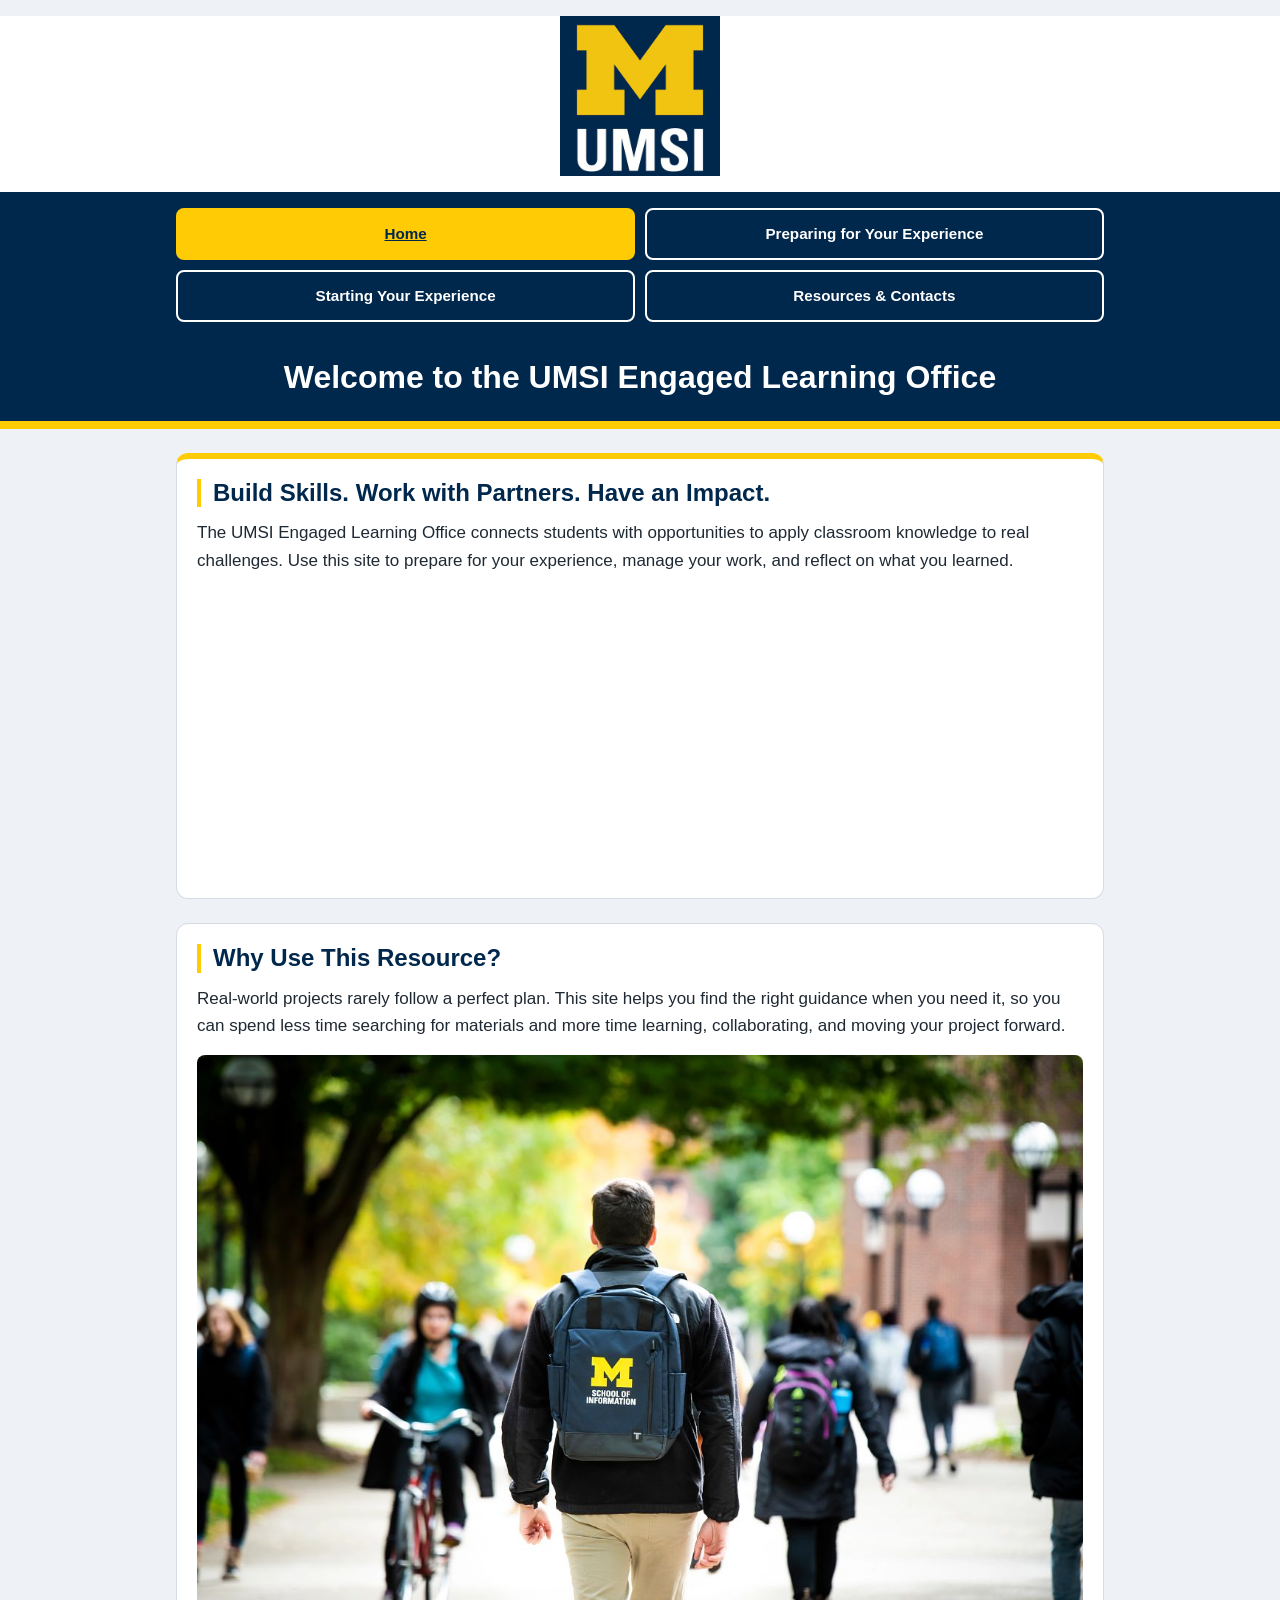
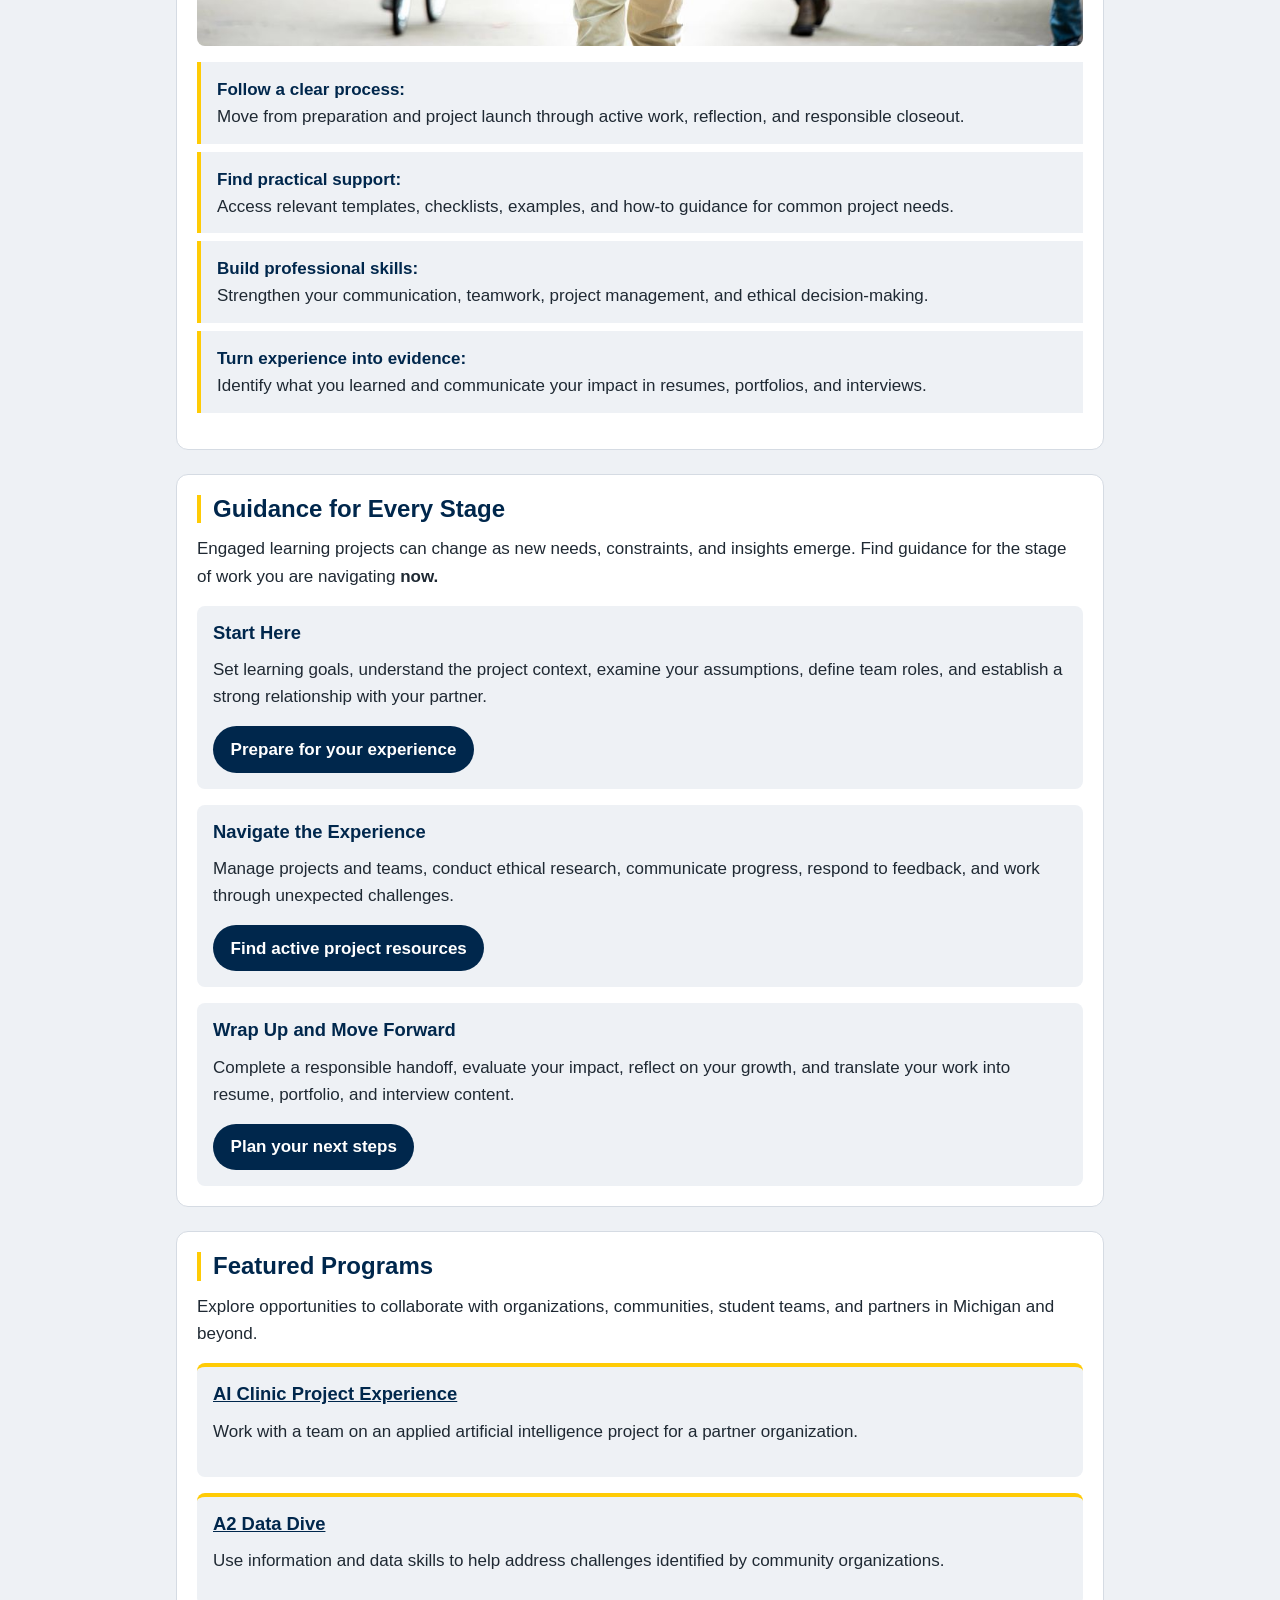
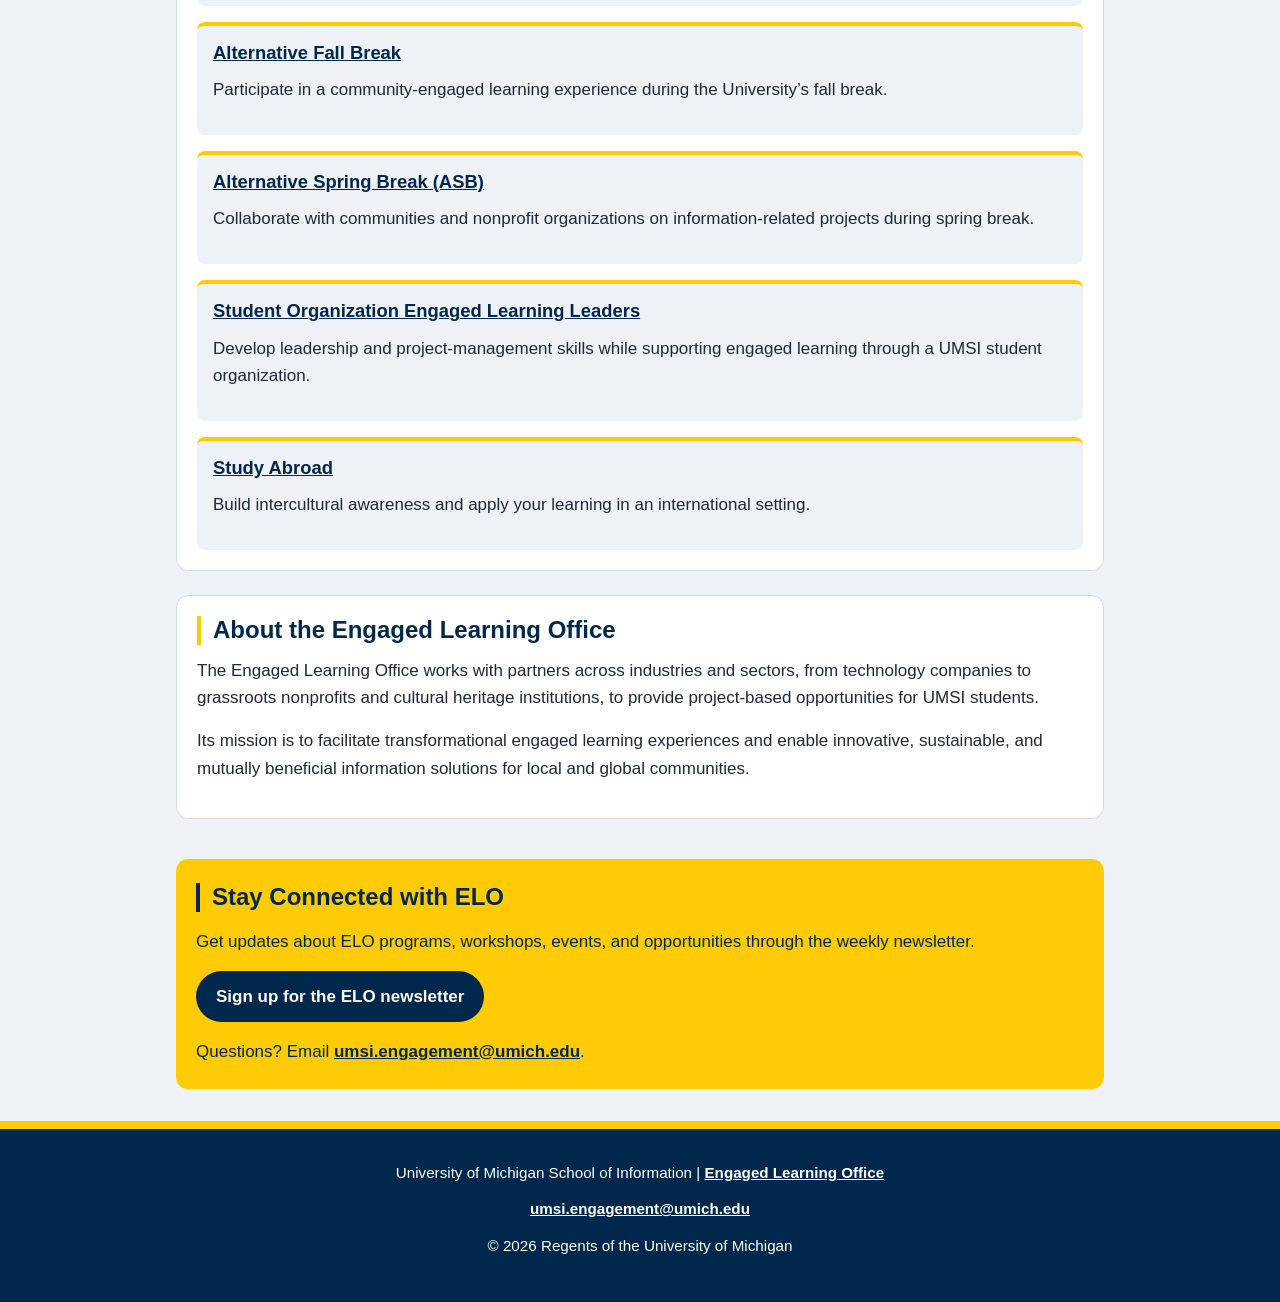
<file: index.html>
<!DOCTYPE html>
<html lang="en">
<head>
    <meta charset="UTF-8">
    <meta name="viewport" content="width=device-width, initial-scale=1.0">
    <title>Engaged Learning Resources | UMSI</title>
    <link rel="stylesheet" href="css/html5reset.css">
    <link rel="stylesheet" href="css/styles.css">
</head>
<body>

    <header>
  <a class="skip-link" href="#main">Skip to Main Content</a>
        <img src="images/umsi_signature_vertical_informal_solidblue.jpg" class="logo" alt="University of Michigan School of Information">
        <nav aria-label="Main">
            <ul>
                <li><a href="index.html" class="current">Home</a></li>
                <li><a href="prep.html">Preparing for Your Experience</a></li>
                <li><a href="your_exp.html">Starting Your Experience</a></li>
                <li><a href="resources_contact.html">Resources &amp; Contacts</a></li>
            </ul>
        </nav>
    <h1>Welcome to the UMSI Engaged Learning Office</h1>

    </header>
    <main id="main">
    <section class="hero">
      <h2>Build Skills. Work with Partners. Have an Impact.</h2>
      <p>
       The UMSI Engaged Learning Office connects students with opportunities to apply classroom knowledge to real challenges. Use this site to prepare for your experience, manage your work, and reflect on what you learned.
      </p>

      <iframe width="560" height="315" src="https://www.youtube.com/embed/81ZO9RfIJEQ?si=tBp82YWZMl1u7CVS" title="YouTube video player" allow="accelerometer; autoplay; clipboard-write; encrypted-media; gyroscope; picture-in-picture; web-share" referrerpolicy="strict-origin-when-cross-origin" allowfullscreen></iframe>
         <!-- Note: this iframe might cause an Axe ARIA error - that's not on you that's on YouTube! -->
    </section>

<section>
    <h2>Why Use This Resource?</h2>

    <p>Real-world projects rarely follow a perfect plan. This site helps you find the right guidance when you need it, so you can spend less time searching for materials and more time learning, collaborating, and moving your project forward.
    </p>
        <img src="images/umsi_campusfall_umsibackpack_02.jpg" alt="A student wears a UMSI backpack in fall on the Diag.">
    <ul class="feature-list">
        <li><strong>Follow a clear process:</strong> Move from preparation and project launch through active work, reflection, and responsible closeout.</li>
        <li><strong>Find practical support:</strong> Access relevant templates, checklists, examples, and how-to guidance for common project needs.</li>
        <li><strong>Build professional skills:</strong> Strengthen your communication, teamwork, project management, and ethical decision-making.</li>
        <li><strong>Turn experience into evidence:</strong> Identify what you learned and communicate your impact in resumes, portfolios, and interviews.</li>
    </ul>
</section>

<section class="stage-list">
    <h2>Guidance for Every Stage</h2>
    <p>Engaged learning projects can change as new needs, constraints, and insights emerge. Find guidance for the stage of work you are navigating <strong>now.</strong></p>
    <article>
      <h3>Start Here</h3>
      <p>Set learning goals, understand the project context, examine your assumptions, define team roles, and establish a strong relationship with your partner.</p>
      <a class="cta" href="prep.html">Prepare for your experience</a>
    </article>

    <article>
      <h3>Navigate the Experience</h3>
      <p>Manage projects and teams, conduct ethical research, communicate progress, respond to feedback, and work through unexpected challenges.</p>
      <a class="cta" href="your_exp.html">Find active project resources</a>
    </article>

    <article>
      <h3>Wrap Up and Move Forward</h3>
      <p>Complete a responsible handoff, evaluate your impact, reflect on your growth, and translate your work into resume, portfolio, and interview content.</p>
      <a class="cta" href="resources_contact.html#wrap-up">Plan your next steps</a>
    </article>
  </section>

   <section id="featured-programs" class="program-list">
    <h2>Featured Programs</h2>
    <p>Explore opportunities to collaborate with organizations, communities, student teams, and partners in Michigan and beyond.</p>
    <article>
    <h3><a href="https://mcompass.umich.edu/_portal/tds-program-brochure?programid=12810">AI Clinic Project Experience</a></h3>
    <p>Work with a team on an applied artificial intelligence project for a partner organization.</p>
    </article>

    <article>
    <h3><a href="https://mcompass.umich.edu/_portal/tds-program-brochure?programid=12556">A2 Data Dive</a></h3>
    <p>Use information and data skills to help address challenges identified by community organizations.</p>
    </article>

     <article>
      <h3><a href="https://mcompass.umich.edu/_portal/tds-program-brochure?programid=11297">Alternative Fall Break</a></h3>
      <p>Participate in a community-engaged learning experience during the University’s fall break.</p>
    </article>

    <article>
      <h3><a href="https://mcompass.umich.edu/_portal/tds-program-brochure?programid=10621">Alternative Spring Break (ASB)</a></h3>
       <p>Collaborate with communities and nonprofit organizations on information-related projects during spring break.</p>
    </article>

    <article>
      <h3><a href="https://mcompass.umich.edu/_portal/tds-program-brochure?programid=12294">Student Organization Engaged Learning Leaders</a></h3>
       <p>Develop leadership and project-management skills while supporting engaged learning through a UMSI student organization.</p>
    </article>

    <article>
      <h3><a href="https://www.si.umich.edu/student-life/study-abroad">Study Abroad</a></h3>
      <p>Build intercultural awareness and apply your learning in an international setting. </p>
    </article>
   </section>
  <section>
    <h2>About the Engaged Learning Office</h2>
    <p>The Engaged Learning Office works with partners across industries and sectors, from technology companies to grassroots nonprofits and cultural heritage institutions, to provide project-based opportunities for UMSI students.</p>
    <p>Its mission is to facilitate transformational engaged learning experiences and enable innovative, sustainable, and mutually beneficial information solutions for local and global communities.</p>
  </section>


        <!-- Content taken & modified from UMGPT with the prompt, "Write me a webpage of intro content to help meet the following requirements - this is for the home page": and then pasted in the client objectives & project requirements"
        UMGPT. (2026). UMGPT ( GPT-5.6 Sol September 7th version) [Large language model]. -->
    </main>
  <aside class="contact-cta">
    <h2>Stay Connected with ELO</h2>
    <p>Get updates about ELO programs, workshops, events, and opportunities through the weekly newsletter.</p>
    <div>
       <a class="button" href="https://umsi.info/elo-newsletter">Sign up for the ELO newsletter</a>
    </div>
    <p>Questions? Email <a href="mailto:umsi.engagement@umich.edu">umsi.engagement@umich.edu</a>.</p>
  </aside>
    <footer>
        <p>University of Michigan School of Information | <a href="https://www.si.umich.edu/programs/engaged-learning/about-engaged-learning-office">Engaged Learning Office </a></p>
      <address>
        <a href="mailto:umsi.engagement@umich.edu">umsi.engagement@umich.edu</a>
      </address>
      <p>&copy; 2026 Regents of the University of Michigan</p>
      <!-- This assignment used UMGPT for structuring and Claude for searching how to code the files. -->
    </footer>
</body>
</html>
</file>
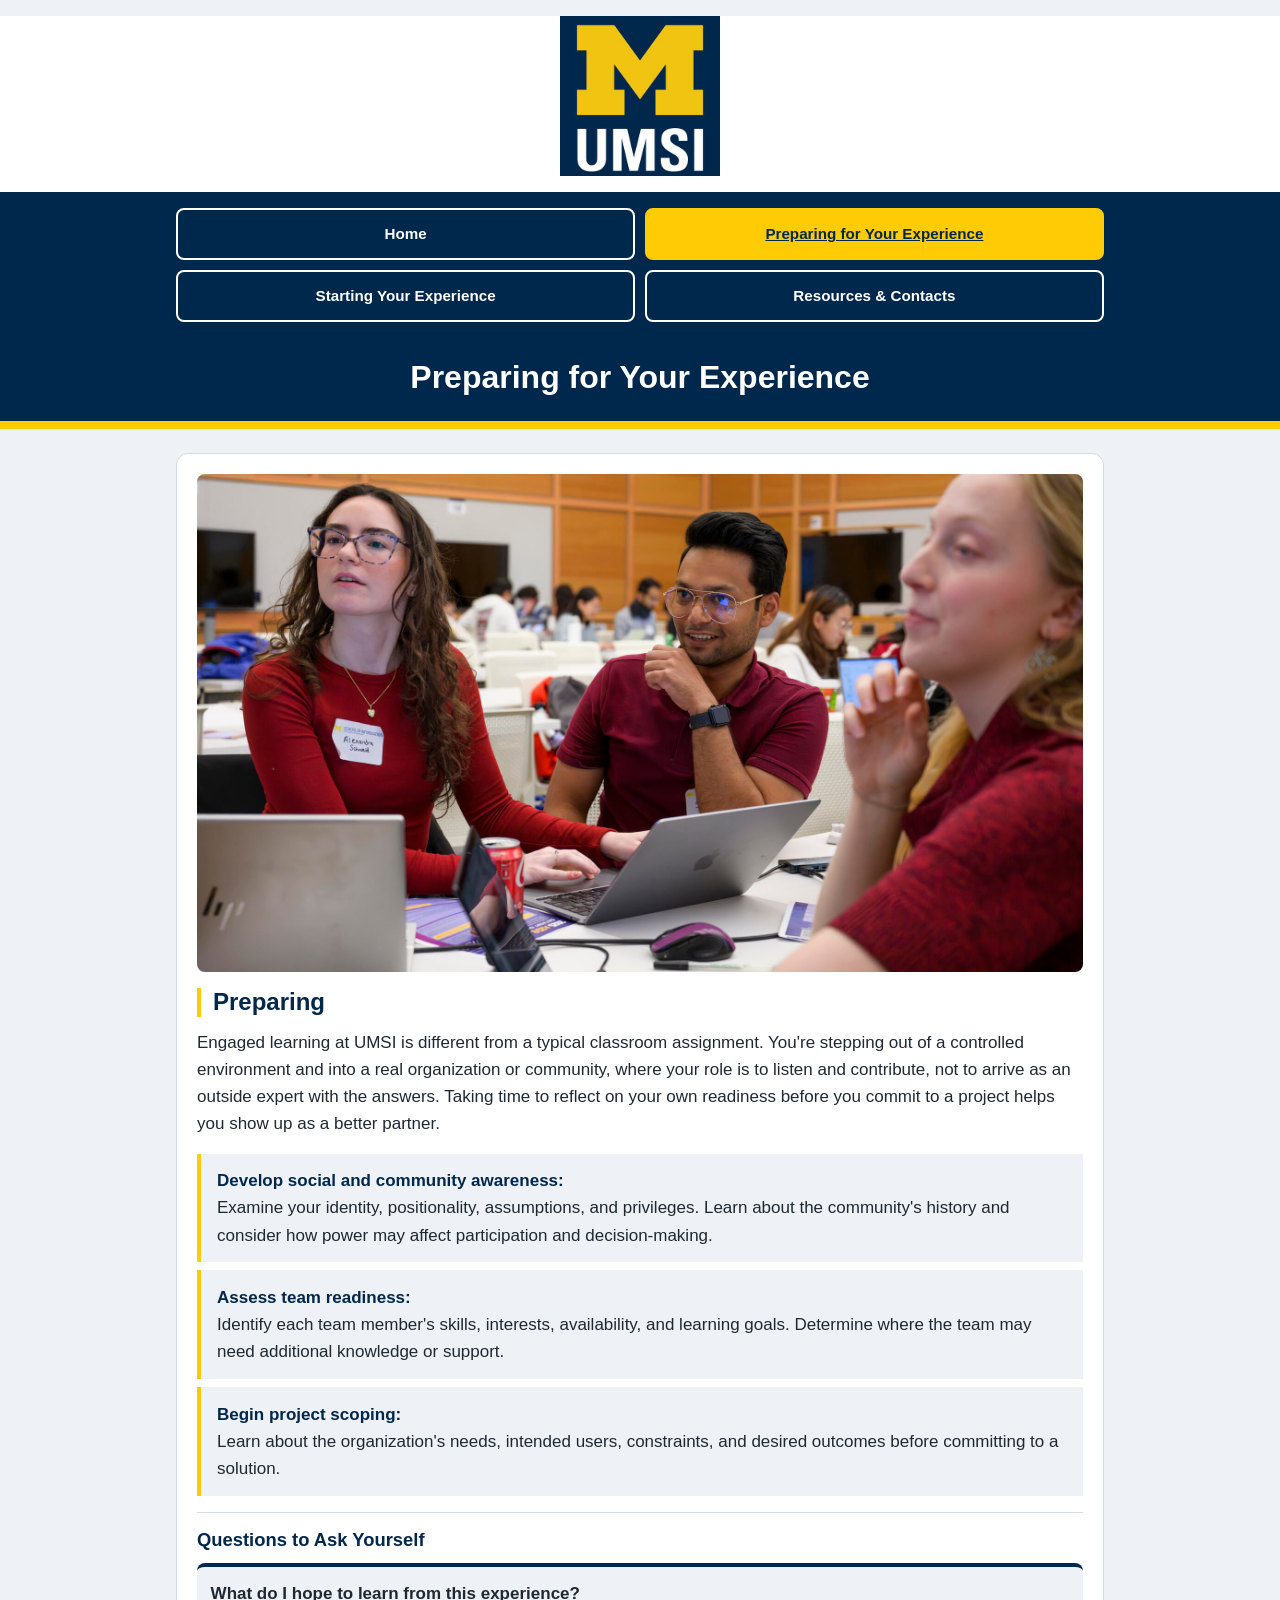
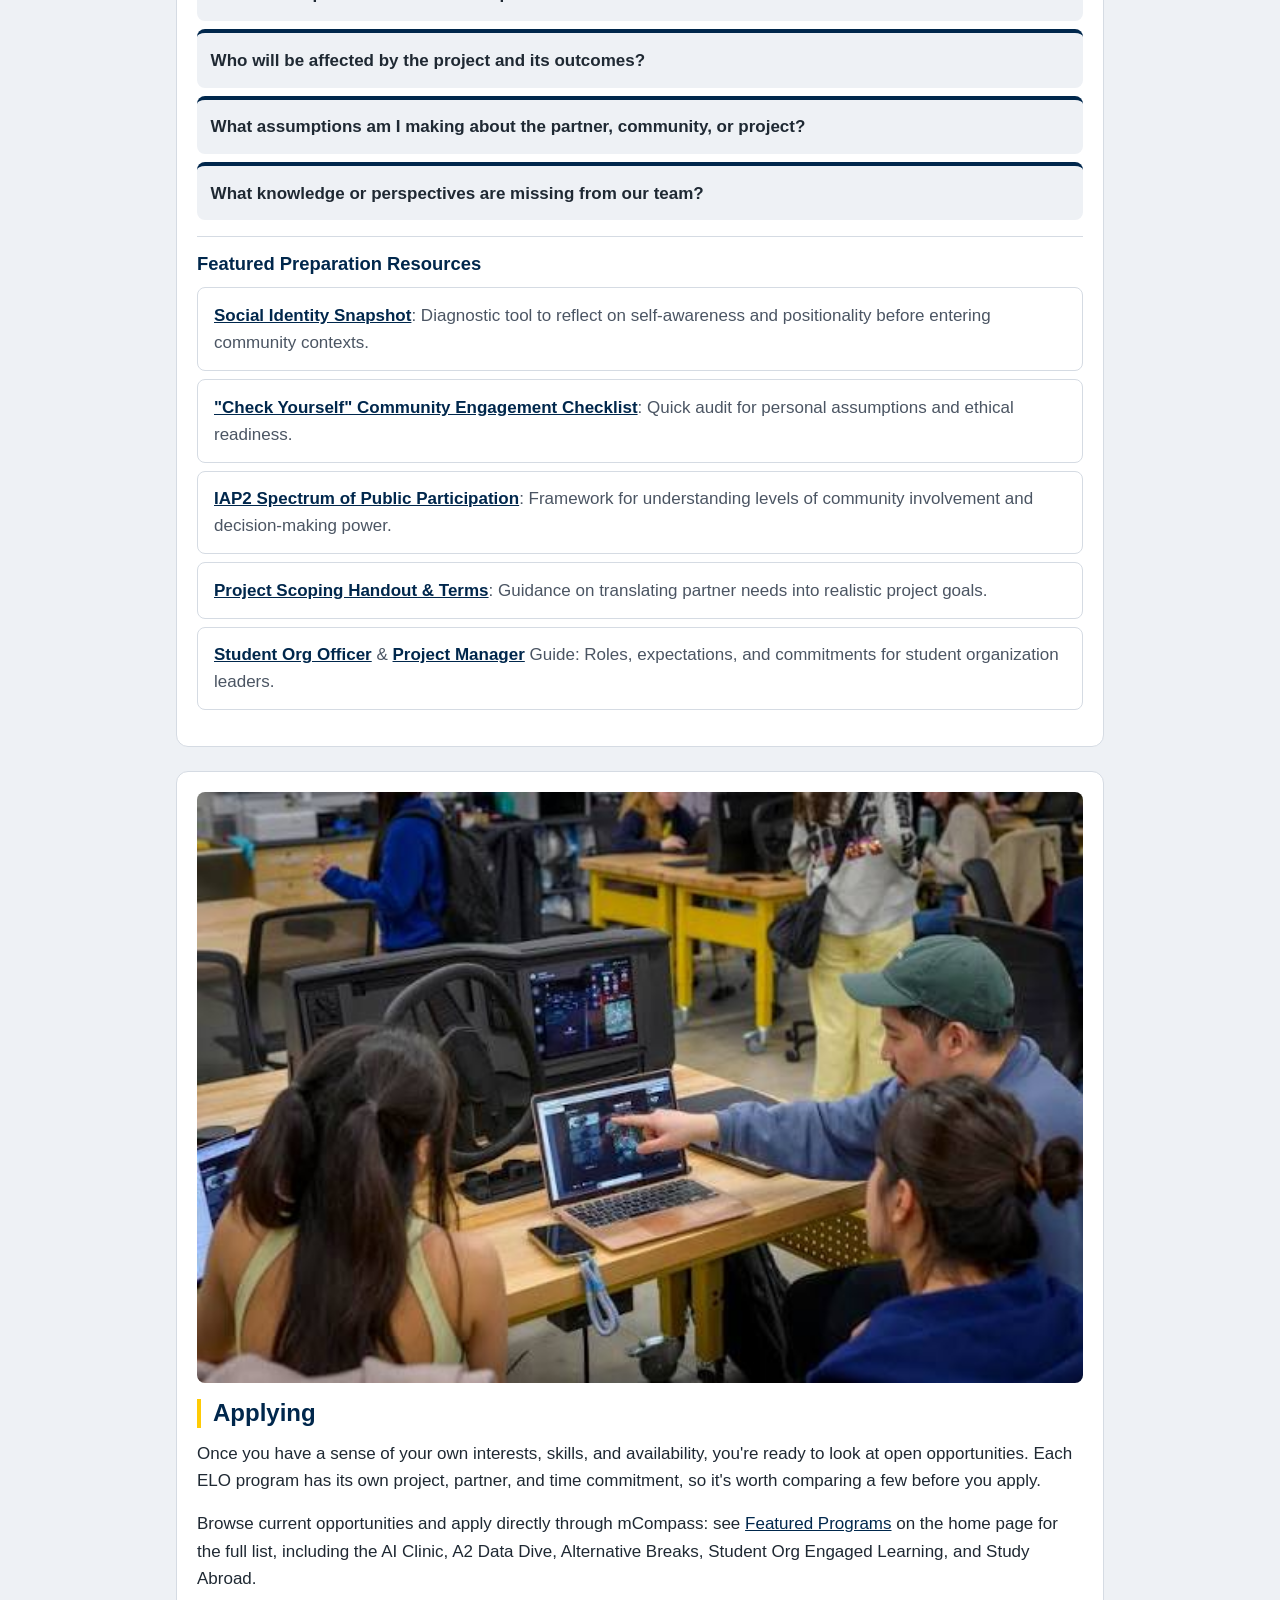
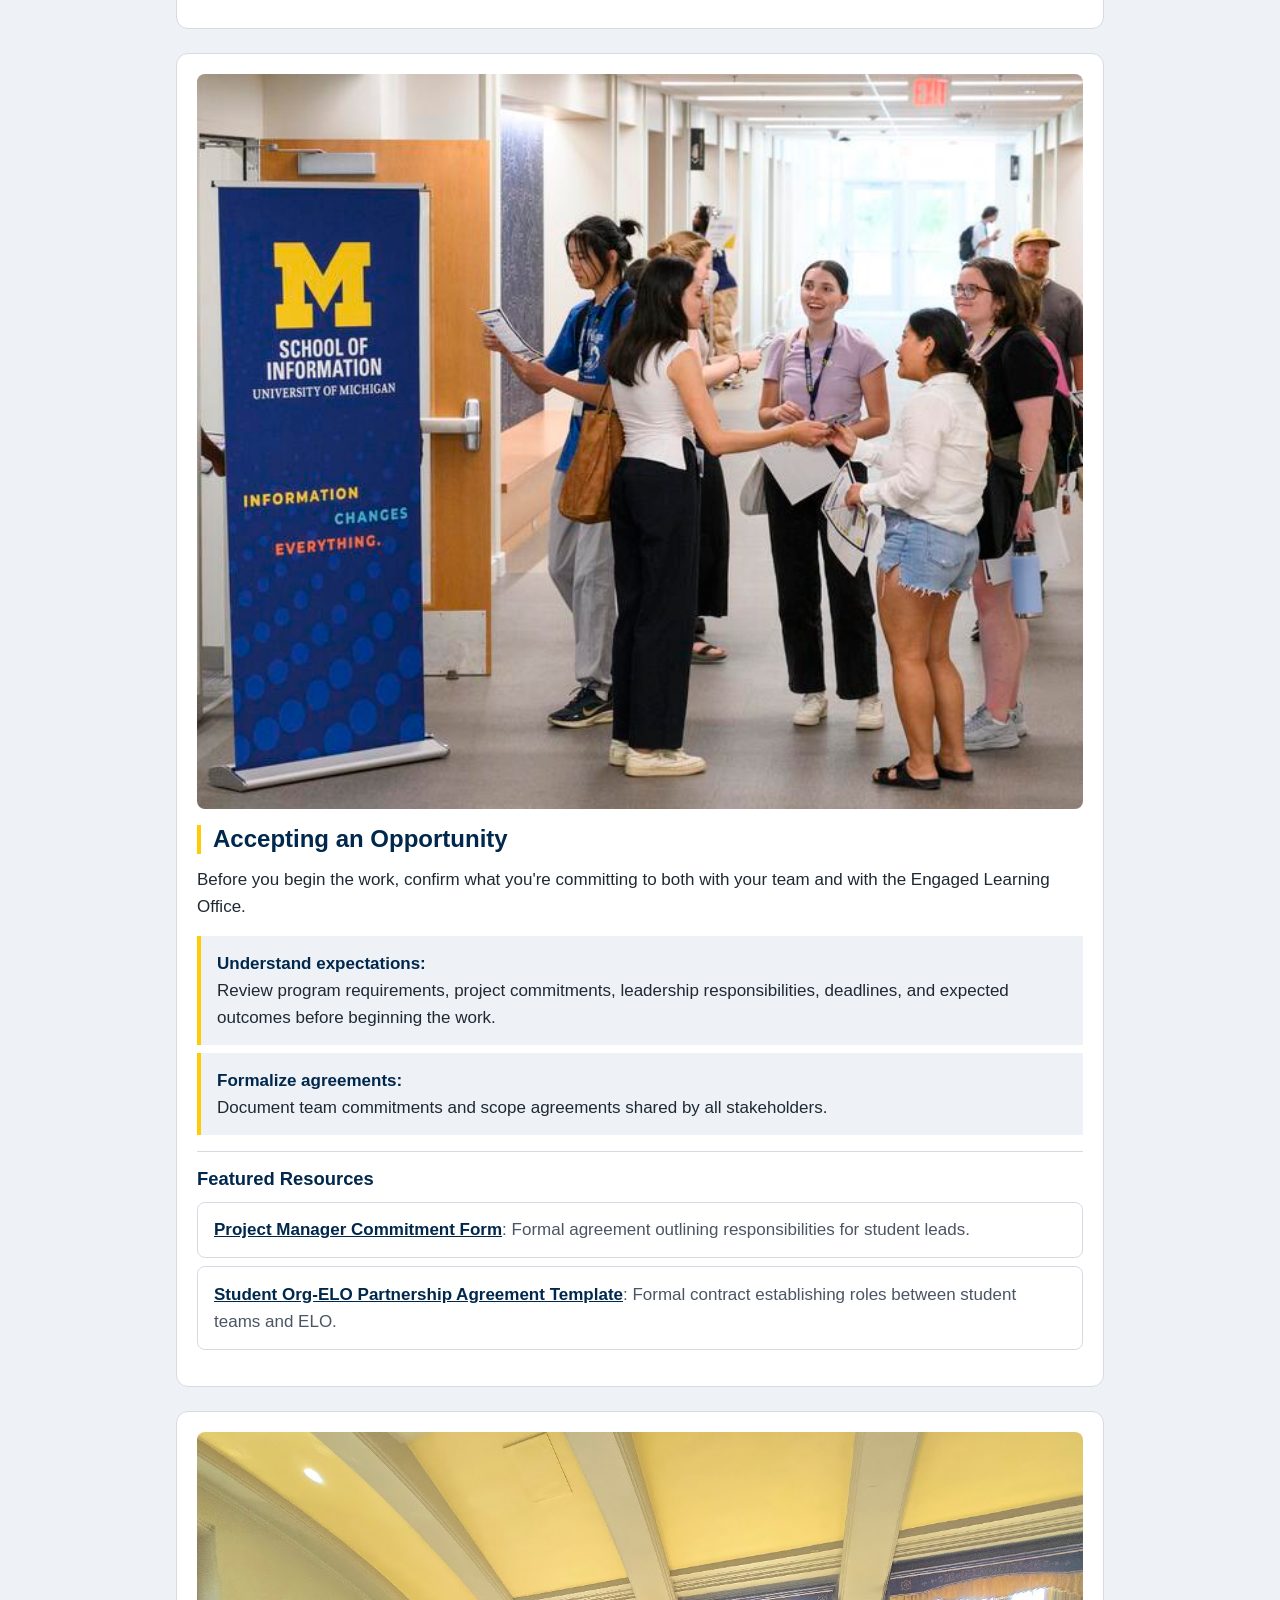
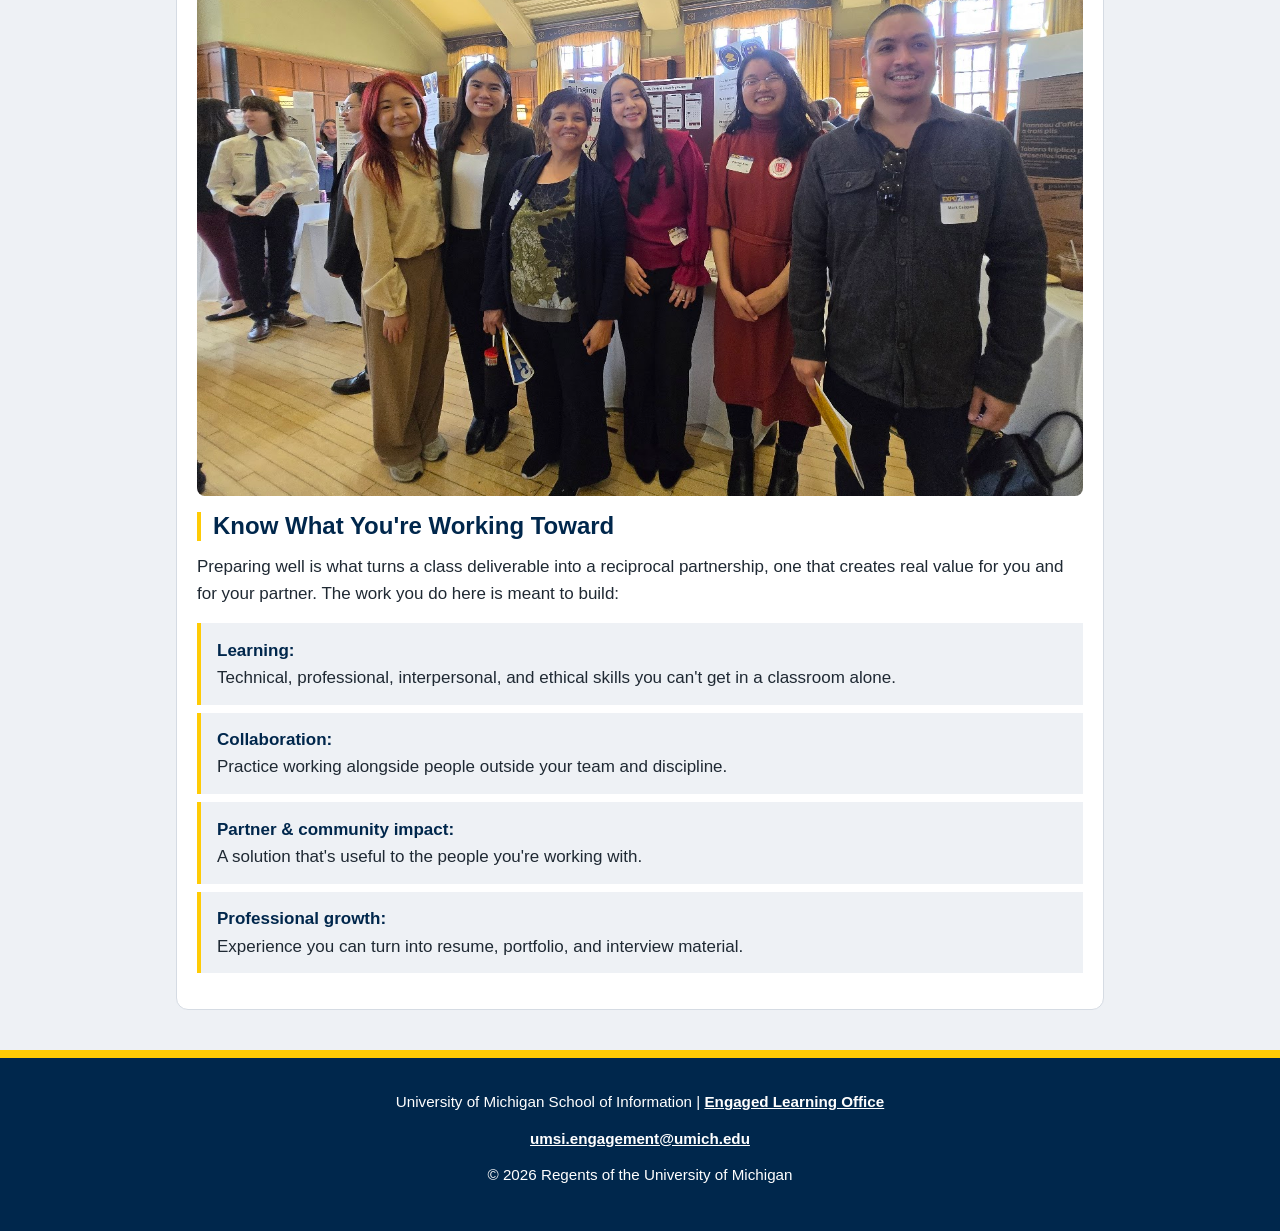
<file: prep.html>
<!DOCTYPE html>
<html lang="en">
<head>
    <meta charset="UTF-8">
    <meta name="viewport" content="width=device-width, initial-scale=1.0">
    <title>Preparing for Your Experience | UMSI</title>
    <link rel="stylesheet" href="css/html5reset.css">
    <link rel="stylesheet" href="css/styles.css">
</head>
<body>

    <header>

  <a class="skip-link" href="#main">Skip to Main Content</a>
        <img src="images/umsi_signature_vertical_informal_solidblue.jpg" class="logo" alt="University of Michigan School of Information">
        <nav aria-label="Main">
            <ul>
                <li><a href="index.html">Home</a></li>
                <li><a href="prep.html" class="current">Preparing for Your Experience</a></li>
                <li><a href="your_exp.html">Starting Your Experience</a></li>
                <li><a href="resources_contact.html">Resources &amp; Contacts</a></li>
            </ul>
        </nav>
    <h1>Preparing for Your Experience</h1>
  </header>
<main id="main">

<section>
  <img src="images/umsi_preparing.jpg" alt="Students preparing for an engaged learning experience">
  <h2>Preparing</h2>
  <p>Engaged learning at UMSI is different from a typical classroom assignment. You're stepping out of a controlled environment and into a real organization or community, where your role is to listen and contribute, not to arrive as an outside expert with the answers. Taking time to reflect on your own readiness before you commit to a project helps you show up as a better partner.</p>
  <ul class="feature-list">
    <li><strong>Develop social and community awareness:</strong> Examine your identity, positionality, assumptions, and privileges. Learn about the community's history and consider how power may affect participation and decision-making.</li>
    <li><strong>Assess team readiness:</strong> Identify each team member's skills, interests, availability, and learning goals. Determine where the team may need additional knowledge or support.</li>
    <li><strong>Begin project scoping:</strong> Learn about the organization's needs, intended users, constraints, and desired outcomes before committing to a solution.</li>
  </ul>

  <article>
    <h3>Questions to Ask Yourself</h3>
    <ul class="card-grid">
      <li>What do I hope to learn from this experience?</li>
      <li>Who will be affected by the project and its outcomes?</li>
      <li>What assumptions am I making about the partner, community, or project?</li>
      <li>What knowledge or perspectives are missing from our team?</li>
    </ul>
  </article>

  <article>
    <h3>Featured Preparation Resources</h3>
    <ul class="resource-list">
      <li><a href="https://sites.lsa.umich.edu/equitable-teaching/social-identity-snapshot">Social Identity Snapshot</a>: Diagnostic tool to reflect on self-awareness and positionality before entering community contexts.</li>
      <li><a href="https://docs.google.com/document/d/1Qt9YeStVwDHjwJhOLAz42JSNQR2lFMurdUtxtdrGkuc/edit?tab=t.0#heading=h.ch0bvccjkrzn">"Check Yourself" Community Engagement Checklist</a>: Quick audit for personal assumptions and ethical readiness.</li>
      <li><a href="https://drive.google.com/file/d/1zc1RNlrDxV51-muOERdDTnINQcquJpOA/view?usp=sharing">IAP2 Spectrum of Public Participation</a>: Framework for understanding levels of community involvement and decision-making power.</li>
      <li><a href="https://docs.google.com/document/d/1TrEDolwmOIlXgYgAP9VvlOGoYOwFfe6KxzZOgZSVYVw/edit?usp=drive_link">Project Scoping Handout &amp; Terms</a>: Guidance on translating partner needs into realistic project goals.</li>
      <li><a href="https://docs.google.com/document/d/1AexsV_JeSd0kRUBbcifZpfBu6y6Zi8Y0iJScp1I3gkM/edit?usp=drive_link">Student Org Officer</a> &amp; <a href="https://docs.google.com/document/u/0/d/1uwOOS0TrXWzcSShj8DUFpckWo0t1UNu_Q7WVbZnLhX0/edit">Project Manager</a> Guide: Roles, expectations, and commitments for student organization leaders.</li>
    </ul>
  </article>
</section>

<section>
  <img src="images/prep_apply.jpg" alt="Student applying for an engaged learning opportunity">
  <h2>Applying</h2>
  <p>Once you have a sense of your own interests, skills, and availability, you're ready to look at open opportunities. Each ELO program has its own project, partner, and time commitment, so it's worth comparing a few before you apply.</p>
  <p>Browse current opportunities and apply directly through mCompass: see <a href="index.html#featured-programs">Featured Programs</a> on the home page for the full list, including the AI Clinic, A2 Data Dive, Alternative Breaks, Student Org Engaged Learning, and Study Abroad.</p>
</section>

<section>
  <img src="images/prep_accept.jpg" alt="Students accepting an engaged learning opportunity">
  <h2>Accepting an Opportunity</h2>
  <p>Before you begin the work, confirm what you're committing to both with your team and with the Engaged Learning Office.</p>
  <ul class="feature-list">
    <li><strong>Understand expectations:</strong> Review program requirements, project commitments, leadership responsibilities, deadlines, and expected outcomes before beginning the work.</li>
    <li><strong>Formalize agreements:</strong> Document team commitments and scope agreements shared by all stakeholders.</li>
  </ul>

  <article>
    <h3>Featured Resources</h3>
    <ul class="resource-list">
      <li><a href="https://docs.google.com/document/d/1U4lCNGyWKJ3C2i_VgFqAR45Z4zF1FehuthuqT-M2wdI/edit?usp=drive_link">Project Manager Commitment Form</a>: Formal agreement outlining responsibilities for student leads.</li>
      <li><a href="https://docs.google.com/document/d/1y5Y2wc1ADz0n_ht26kPYlFK3Zm9i3UR_Z0OMWP3Q_xQ/edit?usp=drive_link">Student Org-ELO Partnership Agreement Template</a>: Formal contract establishing roles between student teams and ELO.</li>
    </ul>
  </article>
</section>

<section>
  <img src="images/prep_know.jpg" alt="Student reflecting on their engaged learning goals">
  <h2>Know What You're Working Toward</h2>
  <p>Preparing well is what turns a class deliverable into a reciprocal partnership, one that creates real value for you and for your partner. The work you do here is meant to build:</p>
  <ul class="feature-list">
    <li><strong>Learning:</strong> Technical, professional, interpersonal, and ethical skills you can't get in a classroom alone.</li>
    <li><strong>Collaboration:</strong> Practice working alongside people outside your team and discipline.</li>
    <li><strong>Partner &amp; community impact:</strong> A solution that's useful to the people you're working with.</li>
    <li><strong>Professional growth:</strong> Experience you can turn into resume, portfolio, and interview material.</li>
  </ul>
</section>

</main>
<footer>
        <p>University of Michigan School of Information | <a href="https://www.si.umich.edu/programs/engaged-learning/about-engaged-learning-office">Engaged Learning Office </a></p>
      <address>
        <a href="mailto:umsi.engagement@umich.edu">umsi.engagement@umich.edu</a>
      </address>
      <p>&copy; 2026 Regents of the University of Michigan</p>
      <!-- This assignment used UMGPT for structuring and Claude for searching how to code the files. -->
    </footer>

</body>

</html>
</file>
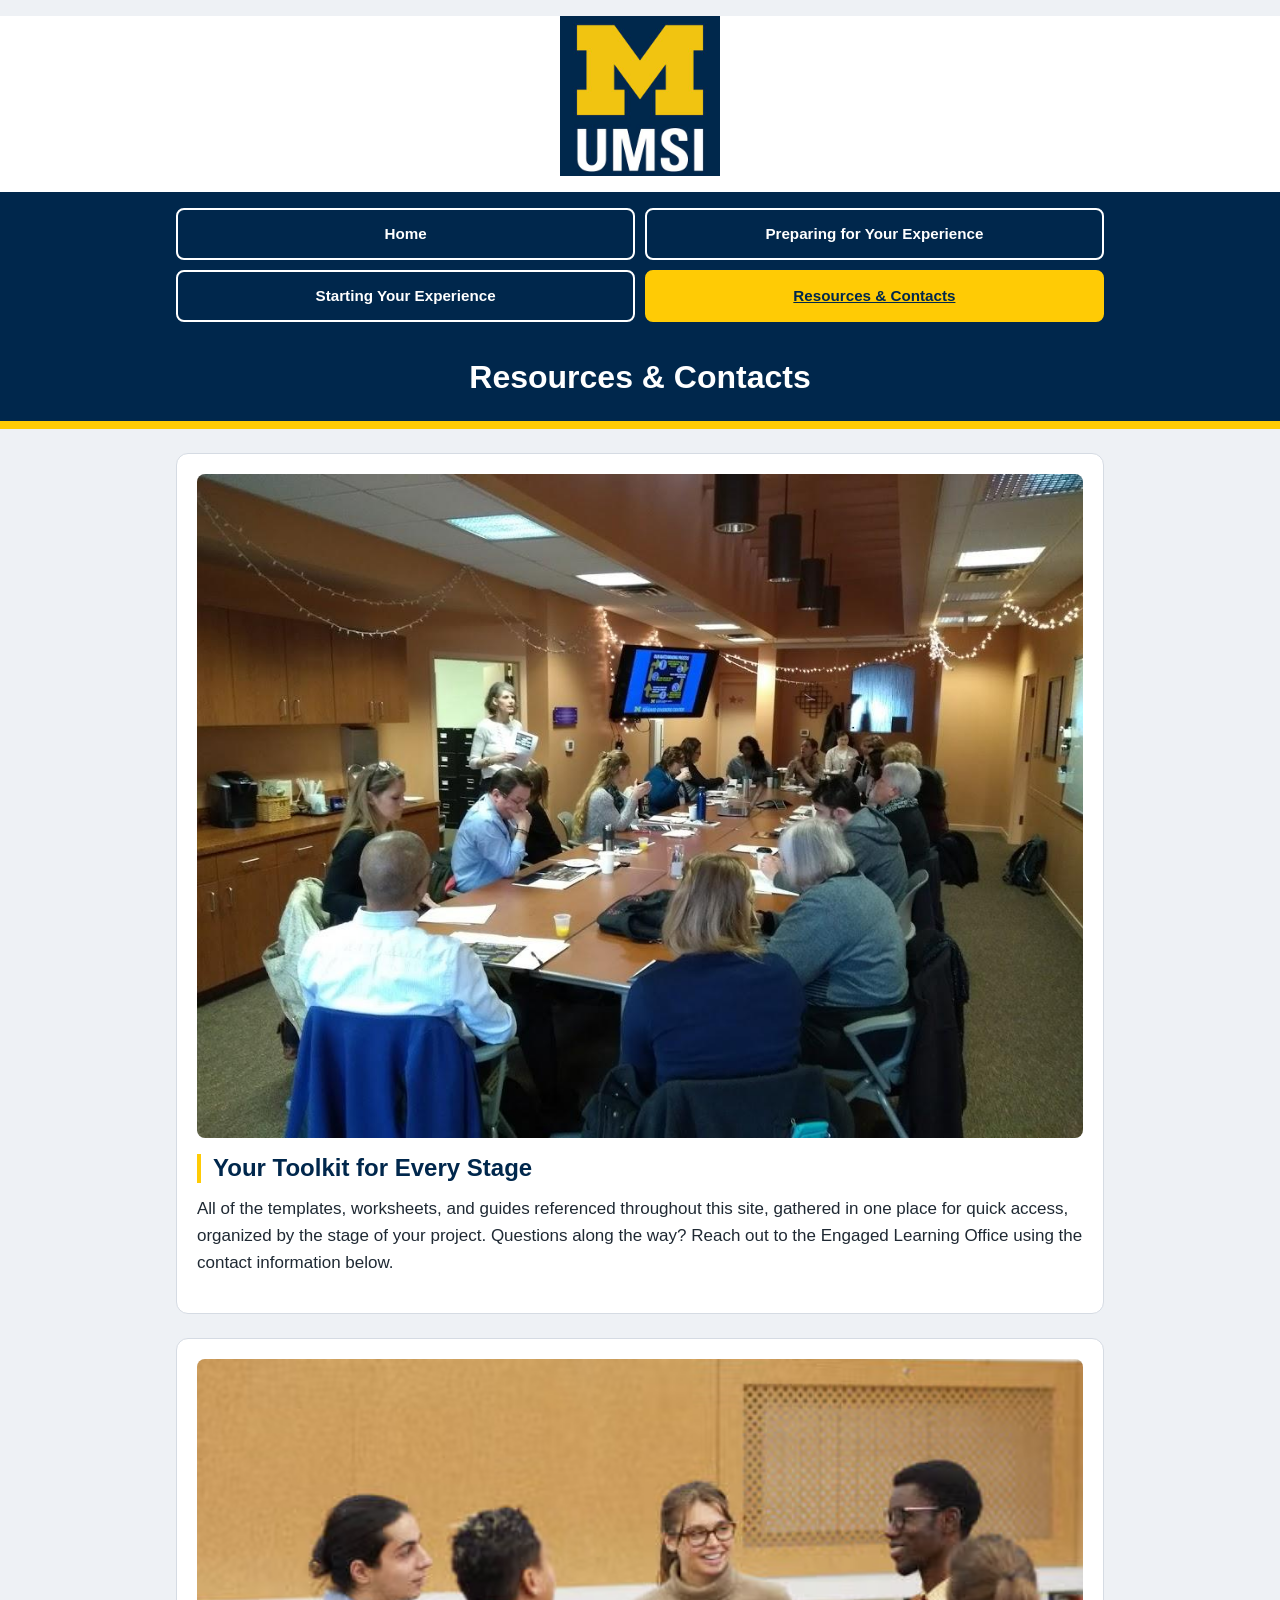
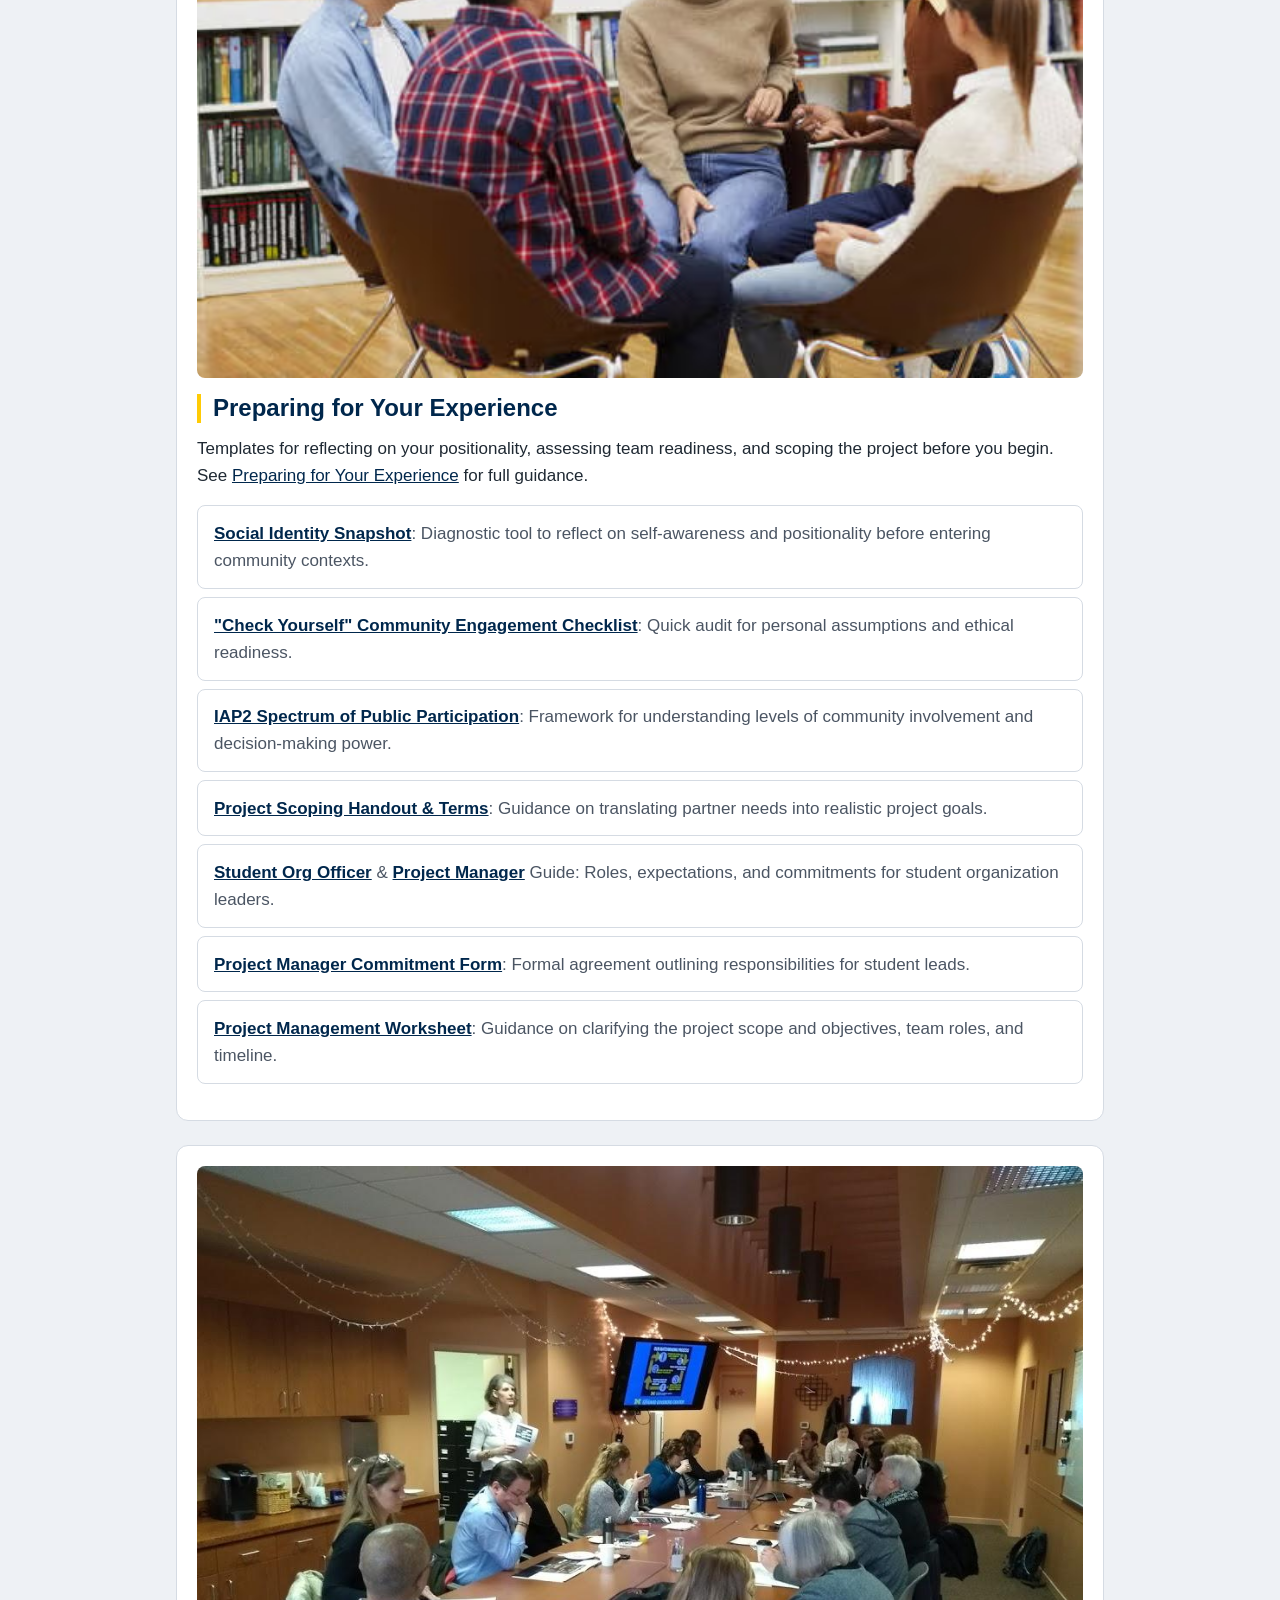
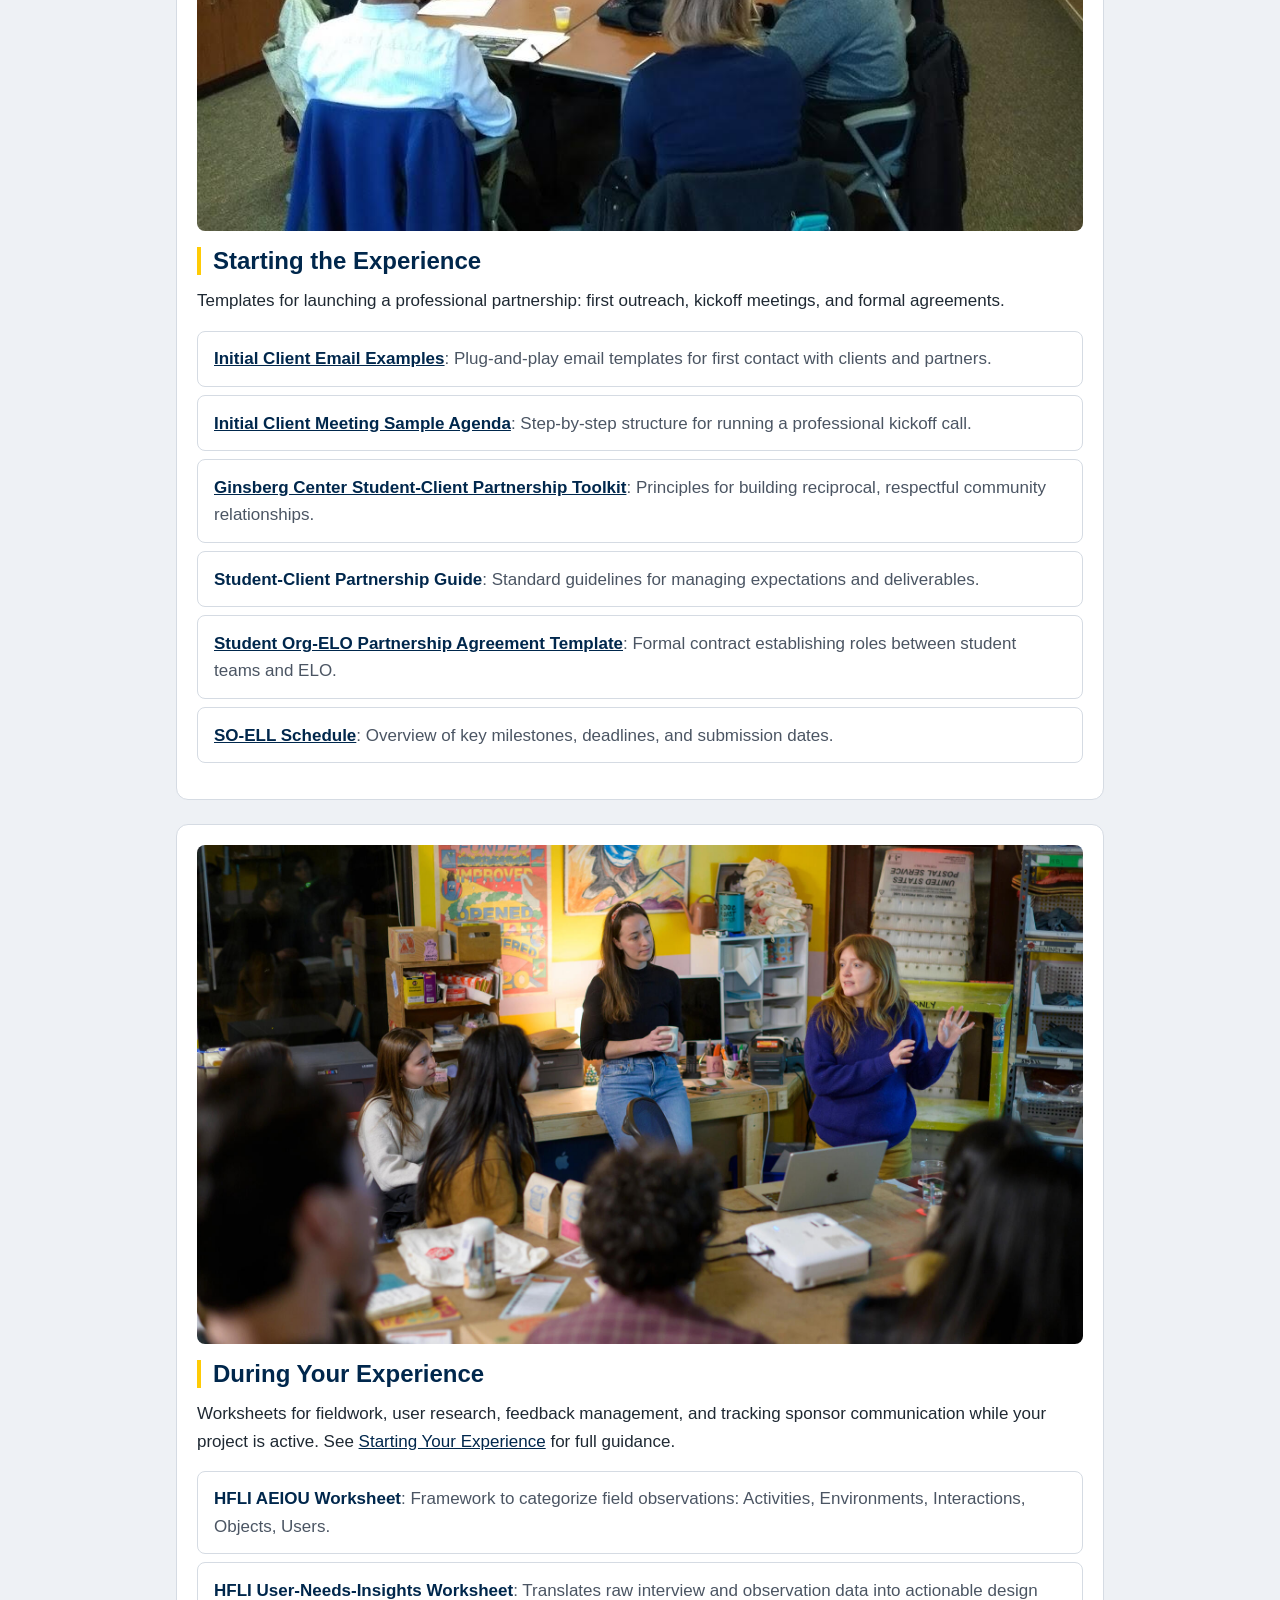
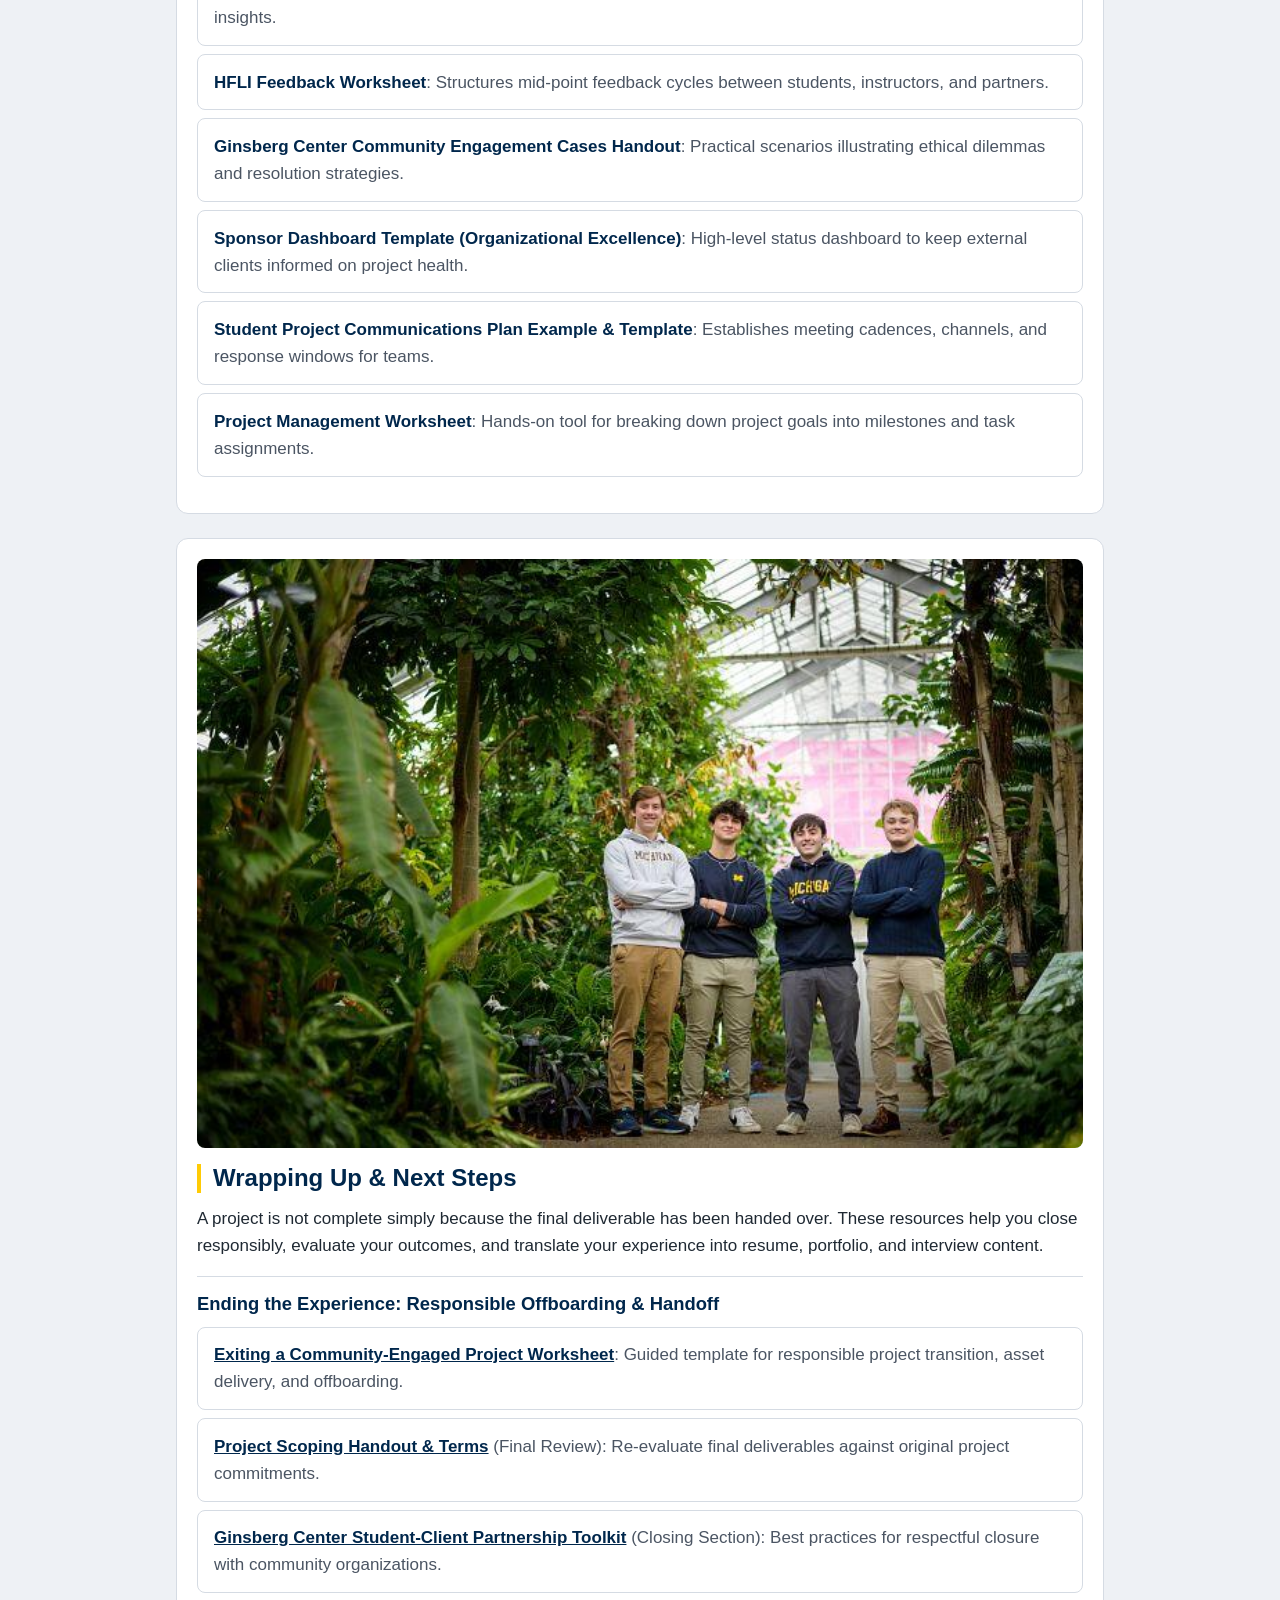
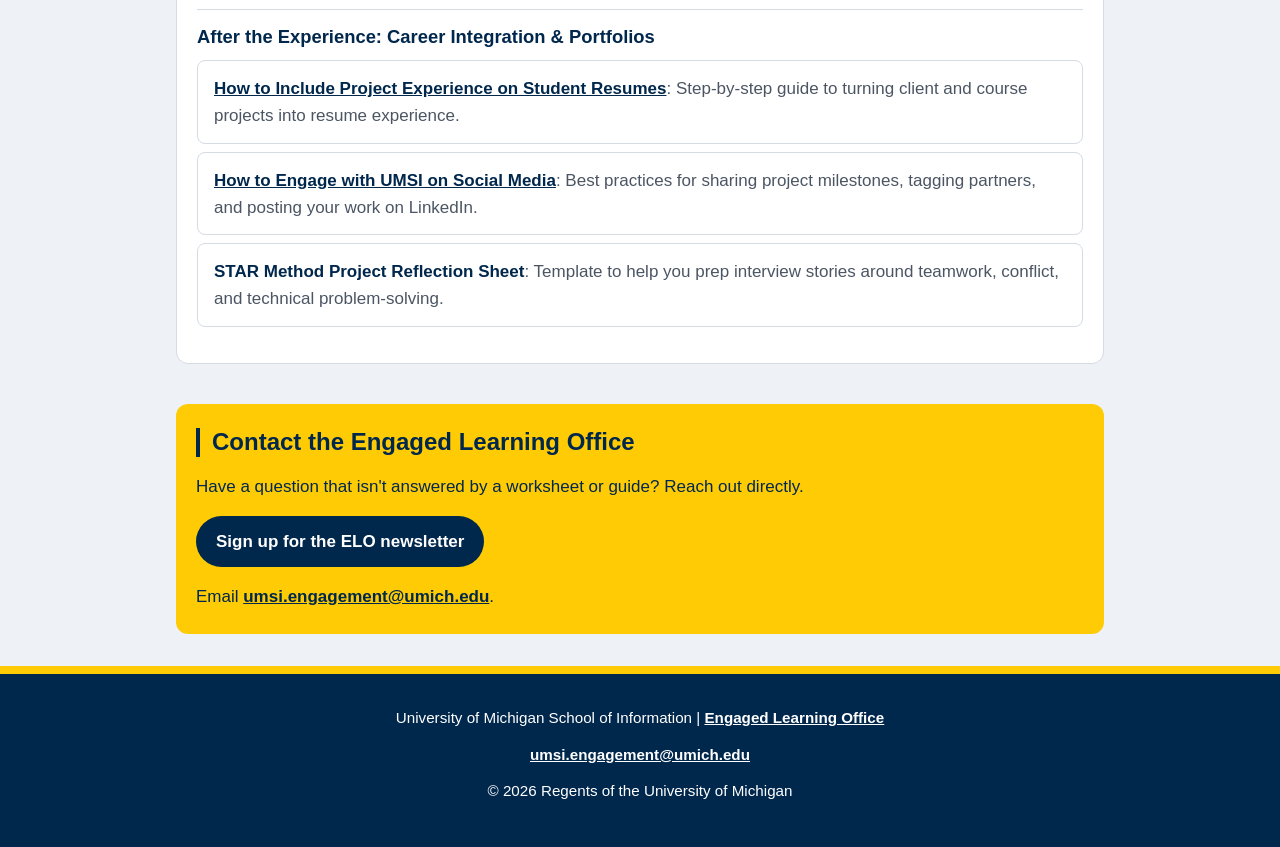
<file: resources_contact.html>
<!DOCTYPE html>
<html lang="en">
<head>
    <meta charset="UTF-8">
    <meta name="viewport" content="width=device-width, initial-scale=1.0">
    <title>Resources &amp; Contacts | UMSI</title>
    <link rel="stylesheet" href="css/html5reset.css">
    <link rel="stylesheet" href="css/styles.css">
</head>
<body>

    <header>

  <a class="skip-link" href="#main">Skip to Main Content</a>
        <img src="images/umsi_signature_vertical_informal_solidblue.jpg" class="logo" alt="University of Michigan School of Information">
        <nav aria-label="Main">
            <ul>
                <li><a href="index.html">Home</a></li>
                <li><a href="prep.html">Preparing for Your Experience</a></li>
                <li><a href="your_exp.html">Starting Your Experience</a></li>
                <li><a href="resources_contact.html" class="current">Resources &amp; Contacts</a></li>
            </ul>
        </nav>
    <h1>Resources &amp; Contacts</h1>

    </header>
    <main id="main">

<section>
  <img src="images/resources_ginsberg.jpg" alt="Resources for every stage of an engaged learning experience">
  <h2>Your Toolkit for Every Stage</h2>
  <p>All of the templates, worksheets, and guides referenced throughout this site, gathered in one place for quick access, organized by the stage of your project. Questions along the way? Reach out to the Engaged Learning Office using the contact information below.</p>
</section>

<section id="prep-resources">
  <img src="images/resources_preparing_for_your_experience.avif" alt="Resources for preparing for your experience">
  <h2>Preparing for Your Experience</h2>
  <p>Templates for reflecting on your positionality, assessing team readiness, and scoping the project before you begin. See <a href="prep.html">Preparing for Your Experience</a> for full guidance.</p>
  <ul class="resource-list">
    <li><a href="https://sites.lsa.umich.edu/equitable-teaching/social-identity-snapshot">Social Identity Snapshot</a>: Diagnostic tool to reflect on self-awareness and positionality before entering community contexts.</li>
    <li><a href="https://docs.google.com/document/d/1Qt9YeStVwDHjwJhOLAz42JSNQR2lFMurdUtxtdrGkuc/edit?tab=t.0#heading=h.ch0bvccjkrzn">"Check Yourself" Community Engagement Checklist</a>: Quick audit for personal assumptions and ethical readiness.</li>
    <li><a href="https://drive.google.com/file/d/1zc1RNlrDxV51-muOERdDTnINQcquJpOA/view?usp=sharing">IAP2 Spectrum of Public Participation</a>: Framework for understanding levels of community involvement and decision-making power.</li>
    <li><a href="https://docs.google.com/document/d/1TrEDolwmOIlXgYgAP9VvlOGoYOwFfe6KxzZOgZSVYVw/edit?usp=drive_link">Project Scoping Handout &amp; Terms</a>: Guidance on translating partner needs into realistic project goals.</li>
    <li><a href="https://docs.google.com/document/d/1AexsV_JeSd0kRUBbcifZpfBu6y6Zi8Y0iJScp1I3gkM/edit?usp=drive_link">Student Org Officer</a> &amp; <a href="https://docs.google.com/document/u/0/d/1uwOOS0TrXWzcSShj8DUFpckWo0t1UNu_Q7WVbZnLhX0/edit">Project Manager</a> Guide: Roles, expectations, and commitments for student organization leaders.</li>
    <li><a href="https://docs.google.com/document/d/1U4lCNGyWKJ3C2i_VgFqAR45Z4zF1FehuthuqT-M2wdI/edit?usp=drive_link">Project Manager Commitment Form</a>: Formal agreement outlining responsibilities for student leads.</li>
    <li><a href="https://docs.google.com/document/d/1twc-7TYWmb_PNrOBiDI1NuJqJAuhluTICr22GRd_NLc/edit?usp=drive_link">Project Management Worksheet</a>: Guidance on clarifying the project scope and objectives, team roles, and timeline.</li>
  </ul>
</section>

<section id="starting-resources">
  <img src="images/resources_ginsberg.jpg" alt="Resources for starting your experience">
  <h2>Starting the Experience</h2>
  <p>Templates for launching a professional partnership: first outreach, kickoff meetings, and formal agreements.</p>
  <ul class="resource-list">
    <li><a href="https://docs.google.com/document/d/1fWFXwoW5fKX_Tctn97Gio5XZDwILNlqIOyKKE8Yk5J0/edit?usp=drive_link">Initial Client Email Examples</a>: Plug-and-play email templates for first contact with clients and partners.</li>
    <li><a href="https://docs.google.com/document/d/1ItXxYauAcPoaGMUZWuJsX-OLFfGmeBOWT7JNhoZxGyU/edit?usp=drive_link">Initial Client Meeting Sample Agenda</a>: Step-by-step structure for running a professional kickoff call.</li>
    <li><a href="https://ginsberg.umich.edu/article/campus-community-partnerships-toolkit">Ginsberg Center Student-Client Partnership Toolkit</a>: Principles for building reciprocal, respectful community relationships.</li>
    <li><strong>Student-Client Partnership Guide</strong>: Standard guidelines for managing expectations and deliverables.</li>
    <li><a href="https://docs.google.com/document/d/1y5Y2wc1ADz0n_ht26kPYlFK3Zm9i3UR_Z0OMWP3Q_xQ/edit?usp=drive_link">Student Org-ELO Partnership Agreement Template</a>: Formal contract establishing roles between student teams and ELO.</li>
    <li><a href="https://docs.google.com/spreadsheets/d/1YeK2WerSbhaU5hjEg9wxdXmzBx9lgRy2yHBKAH-SxiA/edit?gid=166831640#gid=166831640">SO-ELL Schedule</a>: Overview of key milestones, deadlines, and submission dates.</li>
  </ul>
</section>

<section id="during-resources">
  <img src="images/resources_during_your_experience.jpg" alt="Resources for during your experience">
  <h2>During Your Experience</h2>
  <p>Worksheets for fieldwork, user research, feedback management, and tracking sponsor communication while your project is active. See <a href="your_exp.html">Starting Your Experience</a> for full guidance.</p>
  <ul class="resource-list">
    <li><strong>HFLI AEIOU Worksheet</strong>: Framework to categorize field observations: Activities, Environments, Interactions, Objects, Users.</li>
    <li><strong>HFLI User-Needs-Insights Worksheet</strong>: Translates raw interview and observation data into actionable design insights.</li>
    <li><strong>HFLI Feedback Worksheet</strong>: Structures mid-point feedback cycles between students, instructors, and partners.</li>
    <li><strong>Ginsberg Center Community Engagement Cases Handout</strong>: Practical scenarios illustrating ethical dilemmas and resolution strategies.</li>
    <li><strong>Sponsor Dashboard Template (Organizational Excellence)</strong>: High-level status dashboard to keep external clients informed on project health.</li>
    <li><strong>Student Project Communications Plan Example &amp; Template</strong>: Establishes meeting cadences, channels, and response windows for teams.</li>
    <li><strong>Project Management Worksheet</strong>: Hands-on tool for breaking down project goals into milestones and task assignments.</li>
  </ul>
</section>

<section id="wrap-up">
  <img src="images/resources_wrapping_up.jpg" alt="Resources for wrapping up your experience and planning next steps">
  <h2>Wrapping Up &amp; Next Steps</h2>
  <p>A project is not complete simply because the final deliverable has been handed over. These resources help you close responsibly, evaluate your outcomes, and translate your experience into resume, portfolio, and interview content.</p>

  <article>
    <h3>Ending the Experience: Responsible Offboarding &amp; Handoff</h3>
    <ul class="resource-list">
      <li><a href="https://docs.google.com/document/d/1-gfg_EZ3T8pa3T0a130Qvtpl1bYoLOVEHSNpGHcJtFA/edit?usp=drive_link">Exiting a Community-Engaged Project Worksheet</a>: Guided template for responsible project transition, asset delivery, and offboarding.</li>
      <li><a href="https://docs.google.com/document/d/1TrEDolwmOIlXgYgAP9VvlOGoYOwFfe6KxzZOgZSVYVw/edit?usp=drive_link">Project Scoping Handout &amp; Terms</a> (Final Review): Re-evaluate final deliverables against original project commitments.</li>
      <li><a href="https://ginsberg.umich.edu/article/campus-community-partnerships-toolkit">Ginsberg Center Student-Client Partnership Toolkit</a> (Closing Section): Best practices for respectful closure with community organizations.</li>
    </ul>
  </article>

  <article>
    <h3>After the Experience: Career Integration &amp; Portfolios</h3>
    <ul class="resource-list">
      <li><a href="https://docs.google.com/document/d/1mjyX6jgqXFrY7SFYaA3J2cTh1ZnHH0FKF5aUKfXzXKo/edit?tab=t.0">How to Include Project Experience on Student Resumes</a>: Step-by-step guide to turning client and course projects into resume experience.</li>
      <li><a href="https://docs.google.com/document/d/1jwQg_Y4jECLPHqcyOtJtDTK5x-68KstexfPbh6jXHnA/edit?tab=t.0">How to Engage with UMSI on Social Media</a>: Best practices for sharing project milestones, tagging partners, and posting your work on LinkedIn.</li>
      <li><strong>STAR Method Project Reflection Sheet</strong>: Template to help you prep interview stories around teamwork, conflict, and technical problem-solving.</li>
    </ul>
  </article>
</section>


        <!-- Content adapted from the client-provided "SI 539 Client Project - ELO Content" brief, aggregating the Featured Resources & Handouts from each project phase. -->
    </main>
<aside class="contact-cta">
  <h2>Contact the Engaged Learning Office</h2>
  <p>Have a question that isn't answered by a worksheet or guide? Reach out directly.</p>
  <div>
    <a class="button" href="https://umsi.info/elo-newsletter">Sign up for the ELO newsletter</a>
  </div>
  <p>Email <a href="mailto:umsi.engagement@umich.edu">umsi.engagement@umich.edu</a>.</p>
</aside>
    <footer>
        <p>University of Michigan School of Information | <a href="https://www.si.umich.edu/programs/engaged-learning/about-engaged-learning-office">Engaged Learning Office </a></p>
      <address>
        <a href="mailto:umsi.engagement@umich.edu">umsi.engagement@umich.edu</a>
      </address>
      <p>&copy; 2026 Regents of the University of Michigan</p>
      <!-- This assignment used UMGPT for structuring and Claude for searching how to code the files. -->
    </footer>

</body>

</html>
</file>
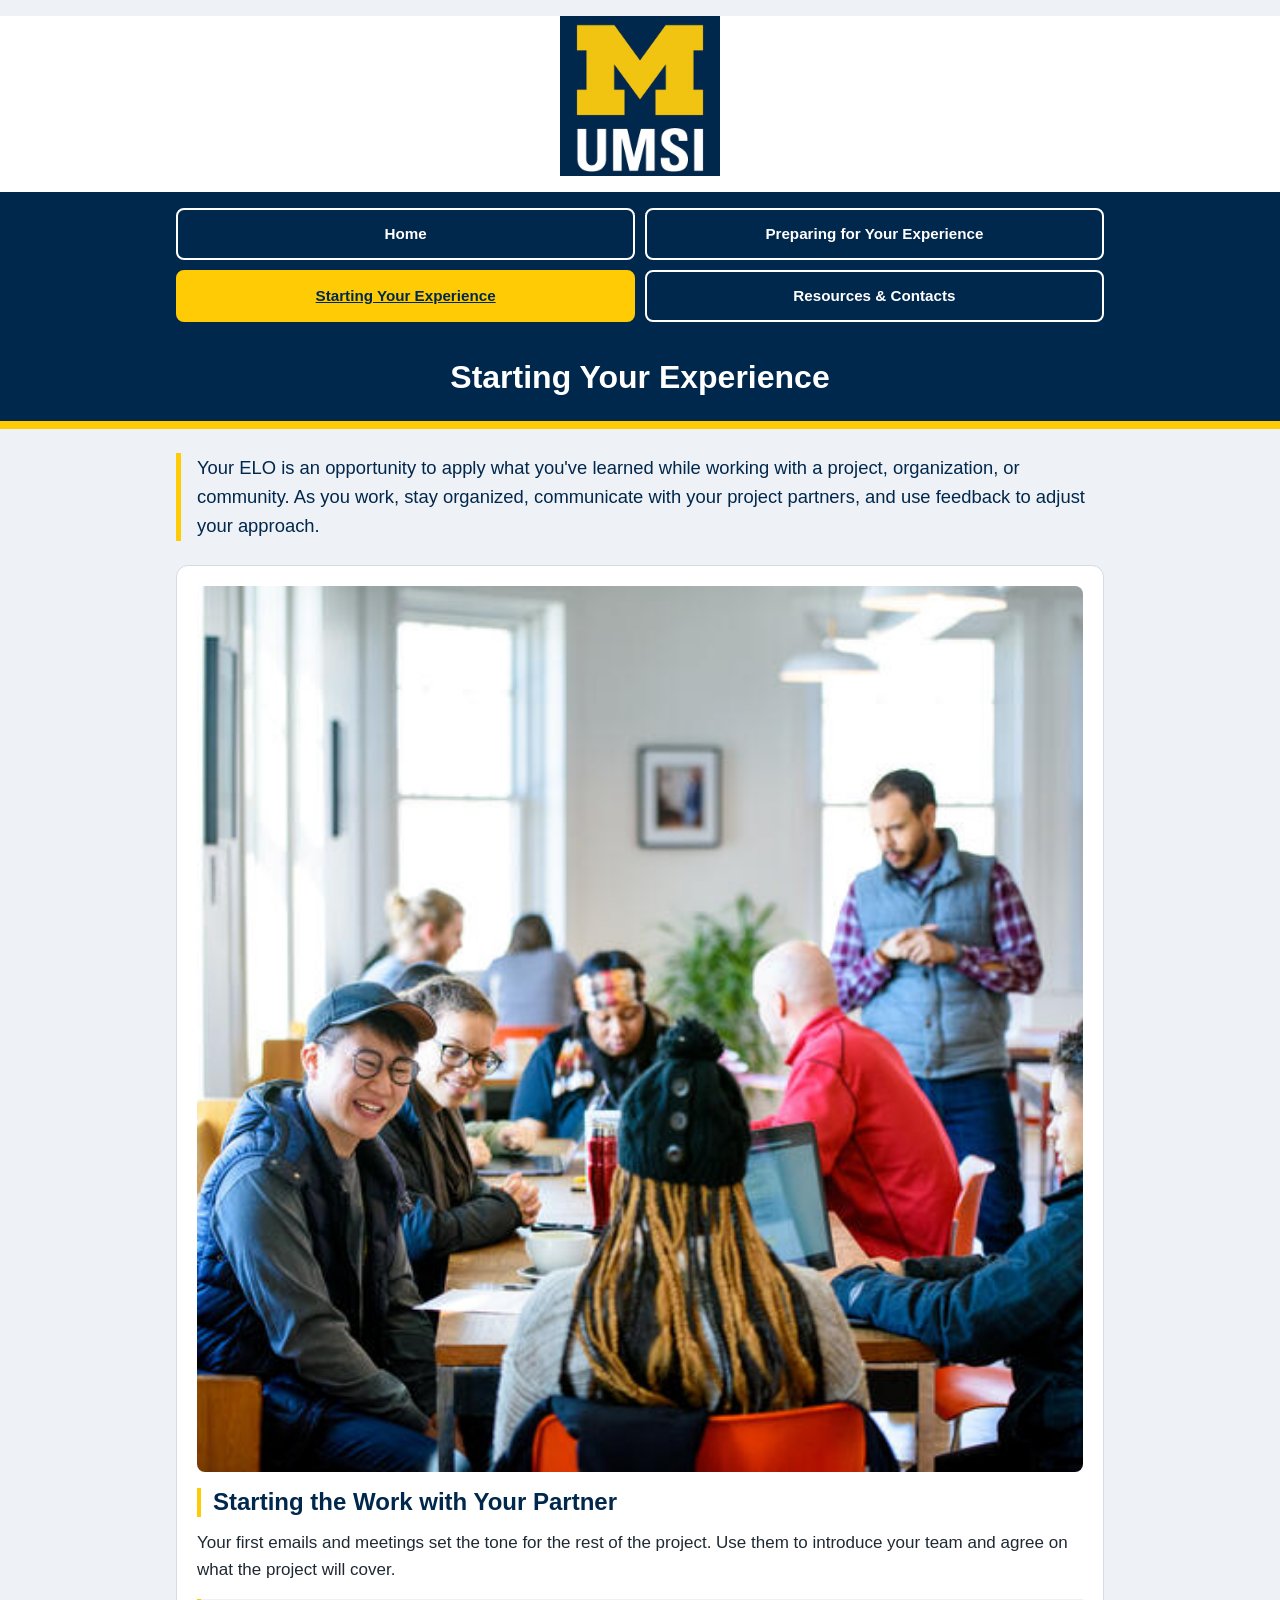
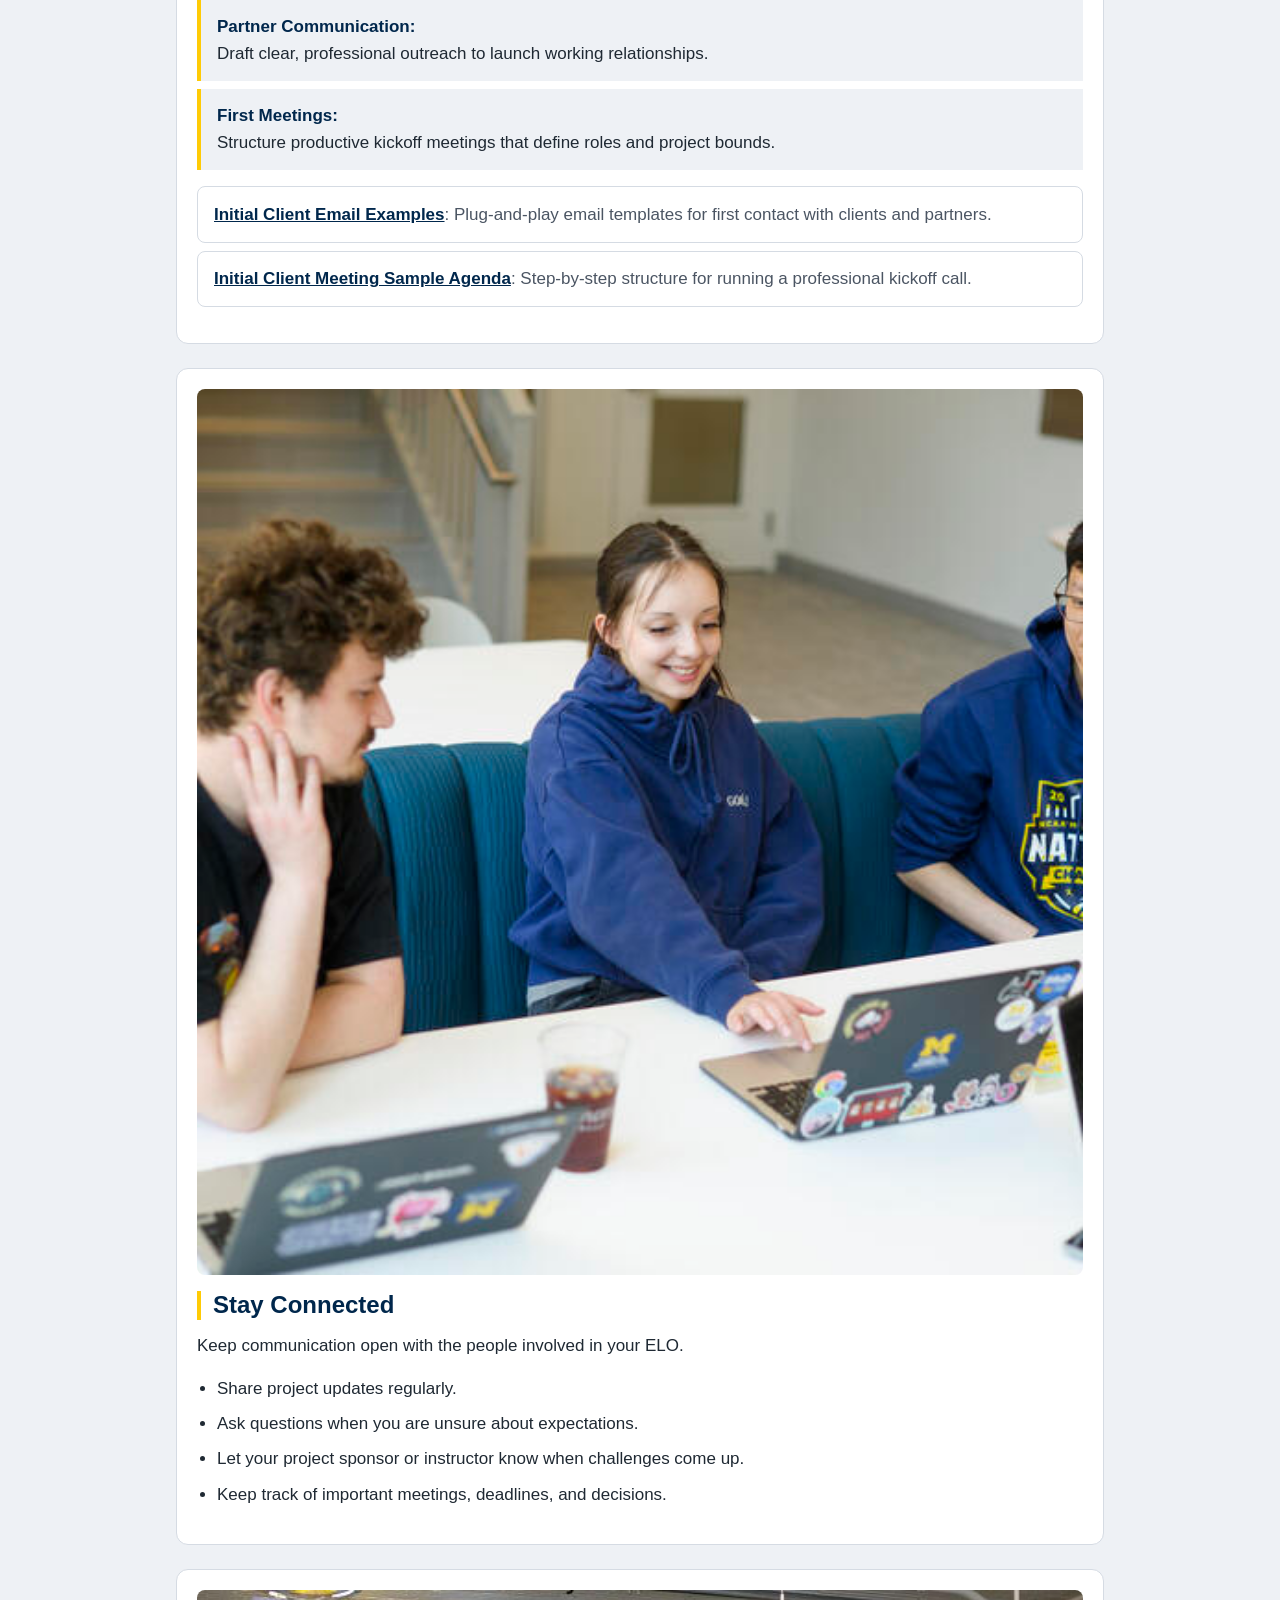
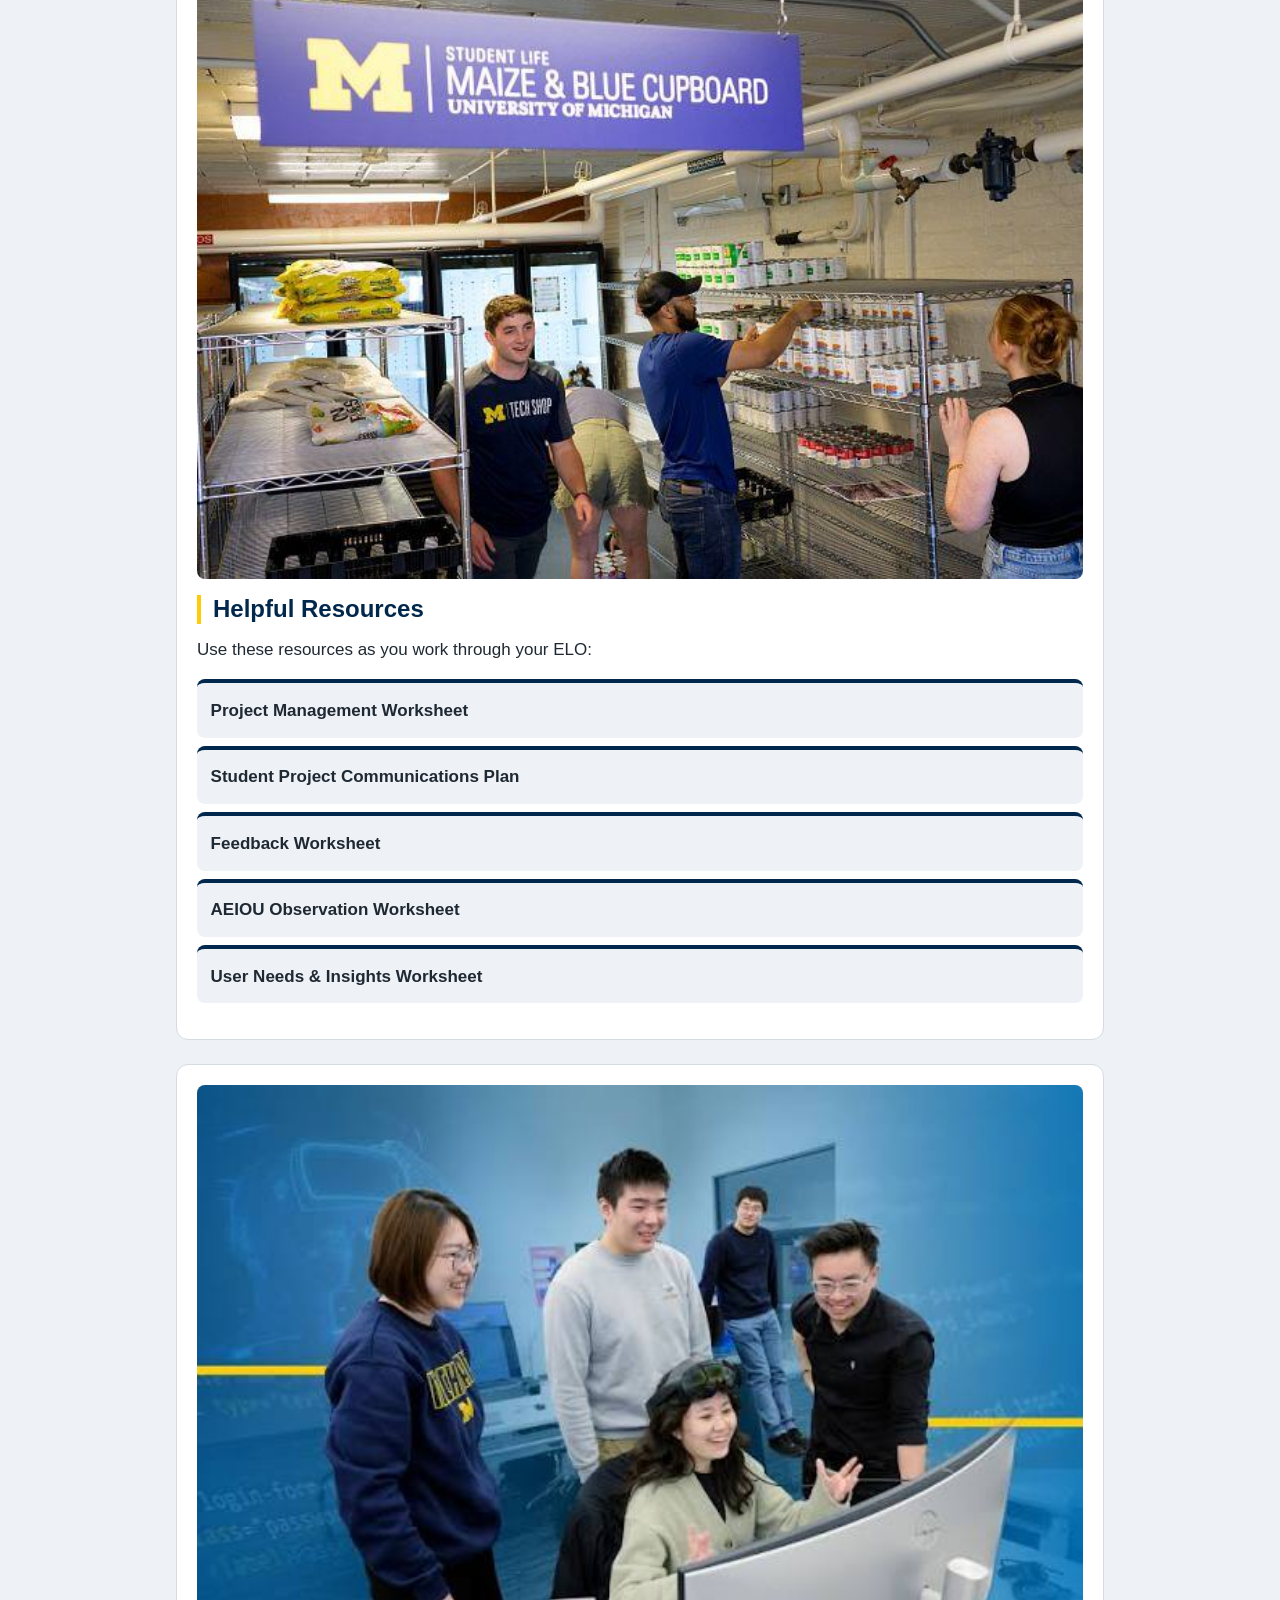
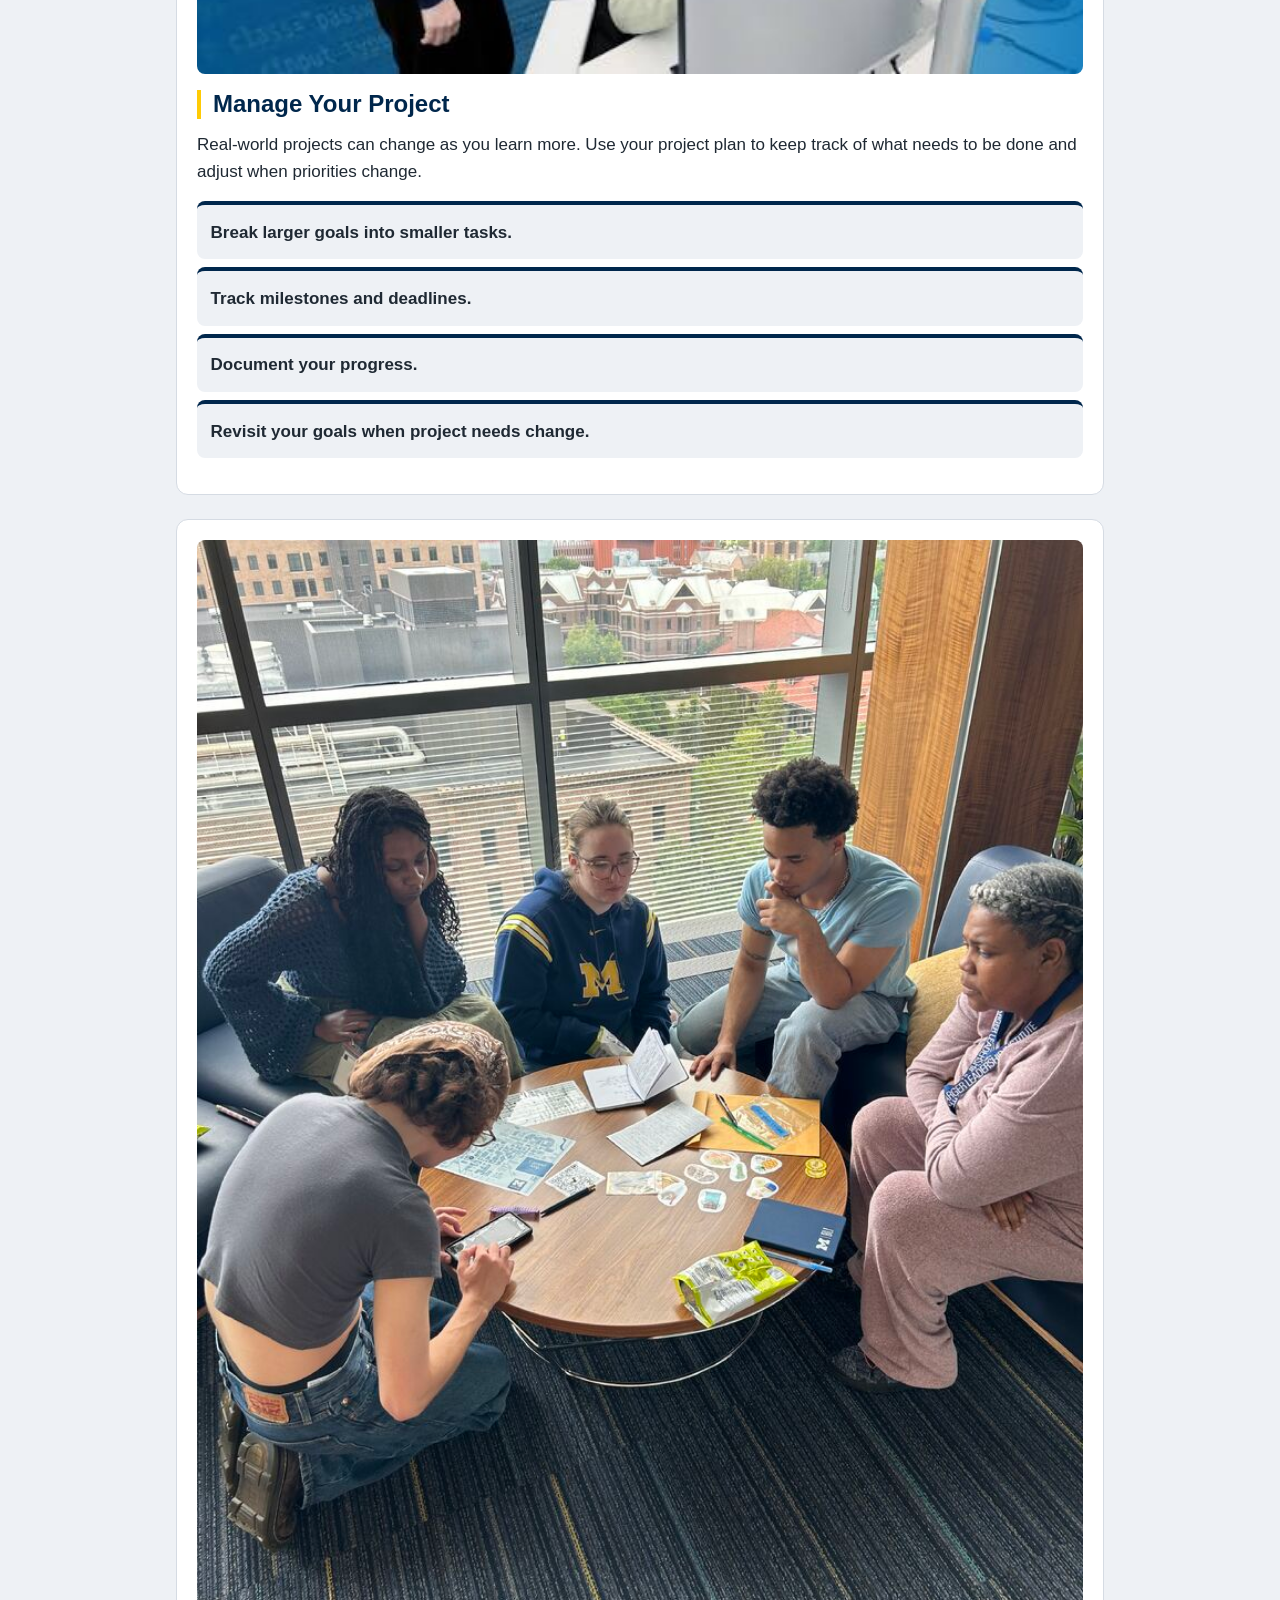
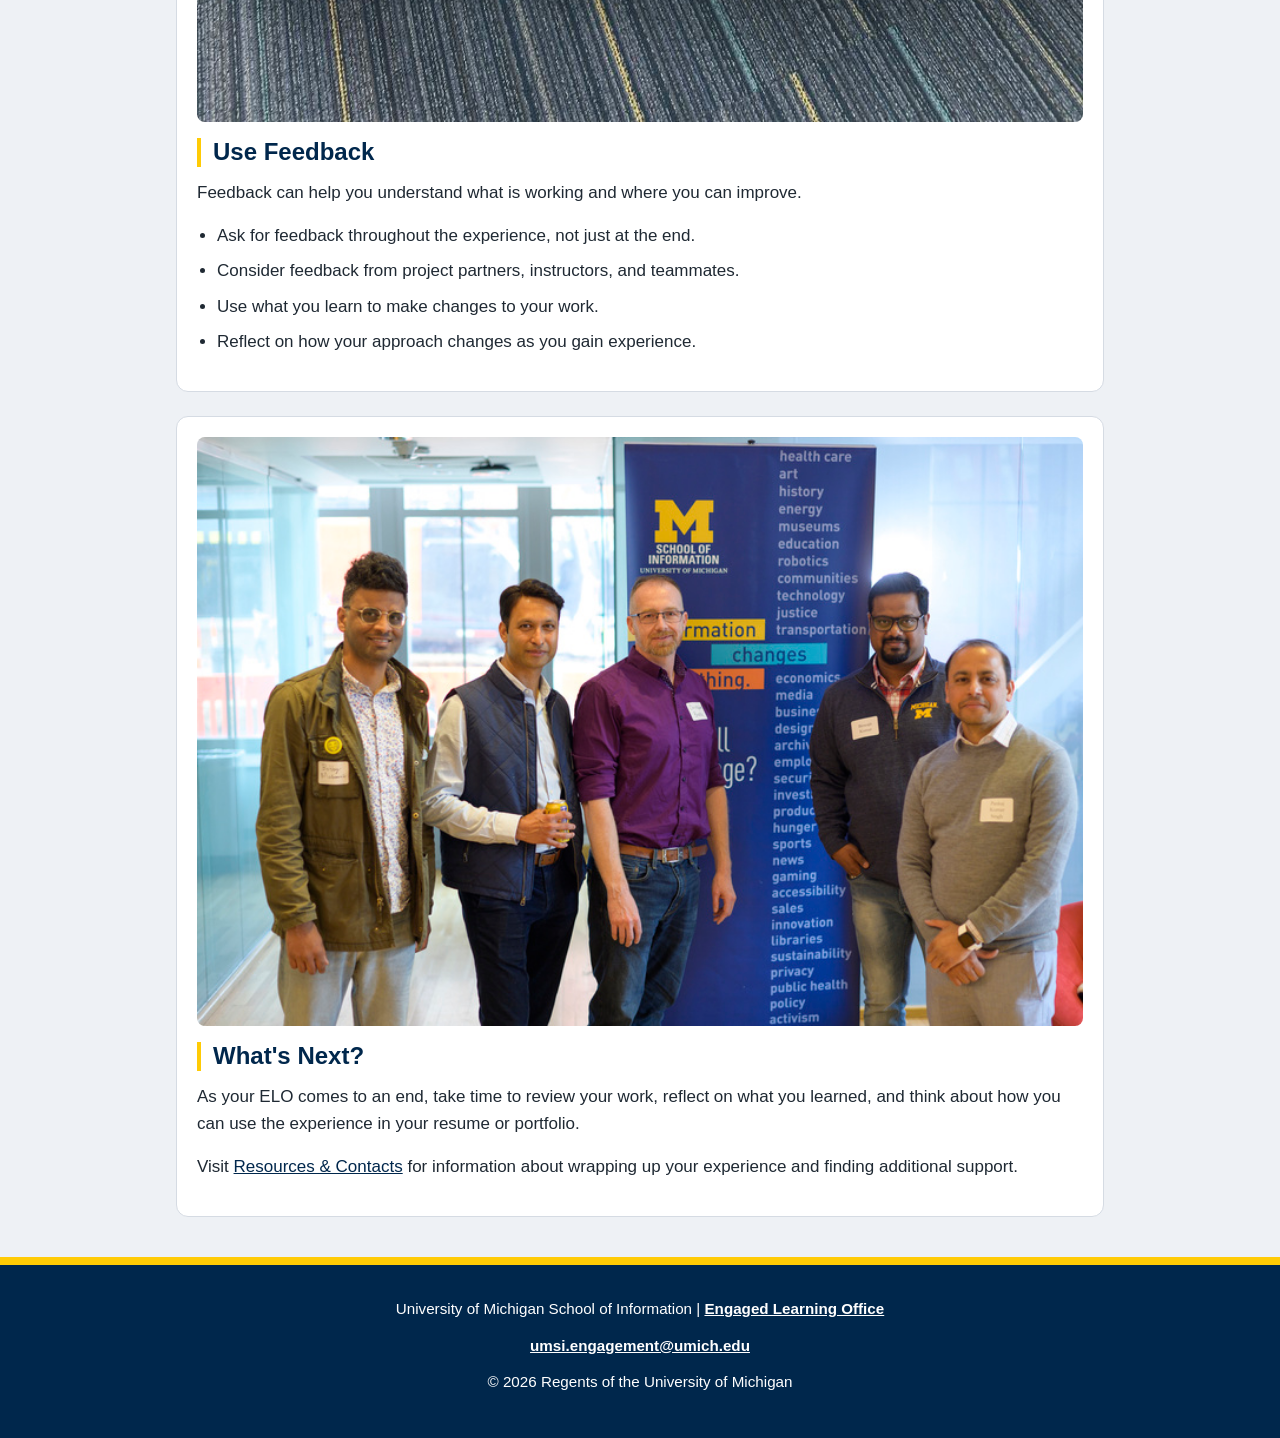
<file: your_exp.html>
<!DOCTYPE html>
<html lang="en">
<head>
    <meta charset="UTF-8">
    <meta name="viewport" content="width=device-width, initial-scale=1.0">
    <title>Starting Your Experience | UMSI</title>
    <link rel="stylesheet" href="css/html5reset.css">
    <link rel="stylesheet" href="css/styles.css">
</head>
<body>

    <header>

  <a class="skip-link" href="#main">Skip to Main Content</a>
        <img src="images/umsi_signature_vertical_informal_solidblue.jpg" class="logo" alt="University of Michigan School of Information">
        <nav aria-label="Main">
            <ul>
                <li><a href="index.html">Home</a></li>
                <li><a href="prep.html">Preparing for Your Experience</a></li>
                <li><a href="your_exp.html" class="current">Starting Your Experience</a></li>
                <li><a href="resources_contact.html">Resources &amp; Contacts</a></li>
            </ul>
        </nav>
    <h1>Starting Your Experience</h1>

    </header>
    <main id="main">

<div class="intro">
  <p>Your ELO is an opportunity to apply what you've learned while working with a project, organization, or community. As you work, stay organized, communicate with your project partners, and use feedback to adjust your approach.</p>
</div>

<section>
  <img src="images/experience_start_out_the_work.jpg" alt="Students starting work with a project partner">
  <h2>Starting the Work with Your Partner</h2>
  <p>Your first emails and meetings set the tone for the rest of the project. Use them to introduce your team and agree on what the project will cover.</p>
  <ul class="feature-list">
    <li><strong>Partner Communication:</strong> Draft clear, professional outreach to launch working relationships.</li>
    <li><strong>First Meetings:</strong> Structure productive kickoff meetings that define roles and project bounds.</li>
  </ul>
  <ul class="resource-list">
    <li><a href="https://docs.google.com/document/d/1fWFXwoW5fKX_Tctn97Gio5XZDwILNlqIOyKKE8Yk5J0/edit?usp=drive_link">Initial Client Email Examples</a>: Plug-and-play email templates for first contact with clients and partners.</li>
    <li><a href="https://docs.google.com/document/d/1ItXxYauAcPoaGMUZWuJsX-OLFfGmeBOWT7JNhoZxGyU/edit?usp=drive_link">Initial Client Meeting Sample Agenda</a>: Step-by-step structure for running a professional kickoff call.</li>
  </ul>
</section>

<section>
  <img src="images/experience_stay_connected.jpg" alt="Students staying connected during an engaged learning experience">
  <h2>Stay Connected</h2>
  <p>Keep communication open with the people involved in your ELO.</p>
  <ul>
    <li>Share project updates regularly.</li>
    <li>Ask questions when you are unsure about expectations.</li>
    <li>Let your project sponsor or instructor know when challenges come up.</li>
    <li>Keep track of important meetings, deadlines, and decisions.</li>
  </ul>
</section>

<section>
  <img src="images/experience_resources.jpg" alt="Resources for working through an engaged learning experience">
  <h2>Helpful Resources</h2>
  <p>Use these resources as you work through your ELO:</p>
  <ul class="card-grid">
    <li>Project Management Worksheet</li>
    <li>Student Project Communications Plan</li>
    <li>Feedback Worksheet</li>
    <li>AEIOU Observation Worksheet</li>
    <li>User Needs &amp; Insights Worksheet</li>
  </ul>
</section>

<section>
  <img src="images/experience_manage_your_project.jpg" alt="Students managing an engaged learning project">
  <h2>Manage Your Project</h2>
  <p>Real-world projects can change as you learn more. Use your project plan to keep track of what needs to be done and adjust when priorities change.</p>
  <ul class="card-grid">
    <li>Break larger goals into smaller tasks.</li>
    <li>Track milestones and deadlines.</li>
    <li>Document your progress.</li>
    <li>Revisit your goals when project needs change.</li>
  </ul>
</section>

<section>
  <img src="images/experience_use_feedback.jpg" alt="Students using feedback to improve their project work">
  <h2>Use Feedback</h2>
  <p>Feedback can help you understand what is working and where you can improve.</p>
  <ul>
    <li>Ask for feedback throughout the experience, not just at the end.</li>
    <li>Consider feedback from project partners, instructors, and teammates.</li>
    <li>Use what you learn to make changes to your work.</li>
    <li>Reflect on how your approach changes as you gain experience.</li>
  </ul>
</section>

<section>
  <img src="images/experience_whatsnext.jpg" alt="Student considering what comes next after an engaged learning experience">
  <h2>What's Next?</h2>
  <p>As your ELO comes to an end, take time to review your work, reflect on what you learned, and think about how you can use the experience in your resume or portfolio.</p>
  <p>Visit <a href="resources_contact.html#wrap-up">Resources &amp; Contacts</a> for information about wrapping up your experience and finding additional support.</p>
</section>

    </main>
    <footer>
        <p>University of Michigan School of Information | <a href="https://www.si.umich.edu/programs/engaged-learning/about-engaged-learning-office">Engaged Learning Office </a></p>
      <address>
        <a href="mailto:umsi.engagement@umich.edu">umsi.engagement@umich.edu</a>
      </address>
      <p>&copy; 2026 Regents of the University of Michigan</p>
      <!-- This assignment used UMGPT for structuring and Claude for searching how to code the files. -->
    </footer>

</body>

</html>
</file>
<file: css/styles.css>
body {
    background-color: #eef1f5;
    color: #1f2933;
    font-family: "Helvetica Neue", Helvetica, Arial, sans-serif;
    font-size: 1.0625rem;
    line-height: 1.6;
}

h1, h2, h3 {
    color: #00274C;
    font-weight: bold;
    line-height: 1.2;
}

h2 {
    font-size: 1.5rem;
    padding-left: 0.75rem;
    border-left: 0.3rem solid #FFCB05;
}

h3 {
    font-size: 1.15rem;
}

strong {
    font-weight: bold;
}

address {
    font-style: normal;
}

a {
    color: #00274C;
}

main a:hover {
    background-color: #FFCB05;
}

/* Visible focus outline for keyboard users
   Source: SI 539 Week 6 discussion repo (outline + outline-offset) */
a:focus {
    outline: 3px solid #00274C;
    outline-offset: 2px;
}

/* Skip to main content: hidden off screen until it gets keyboard focus*/

.skip-link {
    position: absolute;
    left: -999rem;
    top: 0;
    padding: 0.75rem 1.25rem;
    background-color: #FFCB05;
    color: #00274C;
    font-weight: bold;
}

.skip-link:focus {
    left: 1rem;
}

/* Header */

header {
    background-color: #ffffff;
}

.logo {
    display: block;
    width: 10rem;
    height: auto;
    margin: 1rem auto;
}

header h1 {
    background-color: #00274C;
    color: #ffffff;
    font-size: 2rem;
    text-align: center;
    padding: 1.25rem 1rem 1.5rem;
    border-bottom: 0.5rem solid #FFCB05;
}

/* Navigation: 2 x 2 grid of large buttons */

nav {
    background-color: #00274C;
    padding: 1rem;
}

nav ul {
    display: grid;
    grid-template-columns: 1fr 1fr;
    gap: 0.6rem;
    max-width: 58rem;
    margin: 0 auto;
}

nav a {
    display: block;
    height: 100%;
    padding: 0.75rem 0.5rem;
    color: #ffffff;
    font-size: 0.95rem;
    font-weight: bold;
    text-align: center;
    text-decoration: none;
    border: 2px solid #ffffff;
    border-radius: 0.5rem;
}

nav a:hover {
    background-color: #1d4a75;
}

nav a.current {
    background-color: #FFCB05;
    color: #00274C;
    border-color: #FFCB05;
    text-decoration: underline;
}

nav a:focus,
footer a:focus {
    outline-color: #FFCB05;
}

/* Main layout */

main {
    max-width: 60rem;
    margin: 0 auto;
    padding: 1.5rem 1rem 1rem;
}

main p {
    margin-bottom: 1rem;
}

main h2,
main h3 {
    margin-bottom: 0.75rem;
}

main ul {
    padding-left: 1.25rem;
    margin-bottom: 1rem;
}

main li {
    margin-bottom: 0.5rem;
}

section {
    margin-bottom: 1.5rem;
    padding: 1.25rem;
    background-color: #ffffff;
    border: 1px solid #d5dbe3;
    border-radius: 0.75rem;
}

section img {
    width: 100%;
    height: auto;
    margin-bottom: 1rem;
    border-radius: 0.5rem;
}

article {
    margin-top: 1rem;
    padding-top: 1rem;
    border-top: 1px solid #d5dbe3;
}

.intro {
    margin-bottom: 1.5rem;
    padding-left: 1rem;
    border-left: 0.35rem solid #FFCB05;
    color: #00274C;
    font-size: 1.15rem;
}

/* Home page */

.hero {
    border-top: 0.4rem solid #FFCB05;
}

.hero iframe {
    width: 100%;
    max-width: 35rem;
    height: 18rem;
    border-radius: 0.5rem;
}

.stage-list article,
.program-list article {
    padding: 1rem;
    background-color: #eef1f5;
    border-top: 0;
    border-radius: 0.5rem;
}

.program-list article {
    border-top: 0.3rem solid #FFCB05;
}

.cta {
    display: inline-block;
    padding: 0.6rem 1.1rem;
    background-color: #00274C;
    color: #ffffff;
    font-weight: bold;
    text-decoration: none;
    border-radius: 2rem;
}

main .cta:hover {
    background-color: #FFCB05;
    color: #00274C;
}

/* Lists */

.feature-list,
.resource-list,
.card-grid {
    padding-left: 0;
    list-style: none;
}

.feature-list li {
    padding: 0.85rem 1rem;
    background-color: #eef1f5;
    border-left: 0.3rem solid #FFCB05;
}

.feature-list strong {
    display: block;
    color: #00274C;
}

.resource-list li {
    padding: 0.85rem 1rem;
    border: 1px solid #d5dbe3;
    border-radius: 0.5rem;
    color: #4b5563;
}

.resource-list a,
.resource-list strong {
    color: #00274C;
    font-weight: bold;
}

.card-grid li {
    padding: 0.85rem;
    background-color: #eef1f5;
    border-top: 0.3rem solid #00274C;
    border-radius: 0.5rem;
    font-weight: bold;
}

/* Contact box */

.contact-cta {
    max-width: 58rem;
    margin: 0 1rem 2rem;
    padding: 1.5rem 1.25rem;
    background-color: #FFCB05;
    color: #00274C;
    border-radius: 0.75rem;
}

.contact-cta h2 {
    border-left-color: #00274C;
}

.contact-cta p,
.contact-cta div {
    margin-top: 1rem;
}

.contact-cta a {
    font-weight: bold;
}

.button {
    display: inline-block;
    padding: 0.75rem 1.25rem;
    background-color: #00274C;
    color: #ffffff;
    font-weight: bold;
    text-decoration: none;
    border-radius: 2rem;
}

.button:hover {
    background-color: #ffffff;
    color: #00274C;
}

/* Footer */

footer {
    padding: 2rem 1rem;
    background-color: #00274C;
    color: #ffffff;
    border-top: 0.5rem solid #FFCB05;
    font-size: 0.95rem;
    text-align: center;
}

footer p,
footer address {
    margin-bottom: 0.75rem;
}

footer a {
    color: #ffffff;
    font-weight: bold;
}

footer a:hover {
    color: #FFCB05;
}

/* Larger screens: center the contact box under main
   Mobile first, so this uses min-width only.
   Source: SI 539 Week 6 lecture, Media Queries (slides 49, 56) */

@media (min-width: 60rem) {
    .contact-cta {
        margin: 0 auto 2rem;
    }
}
</file>
